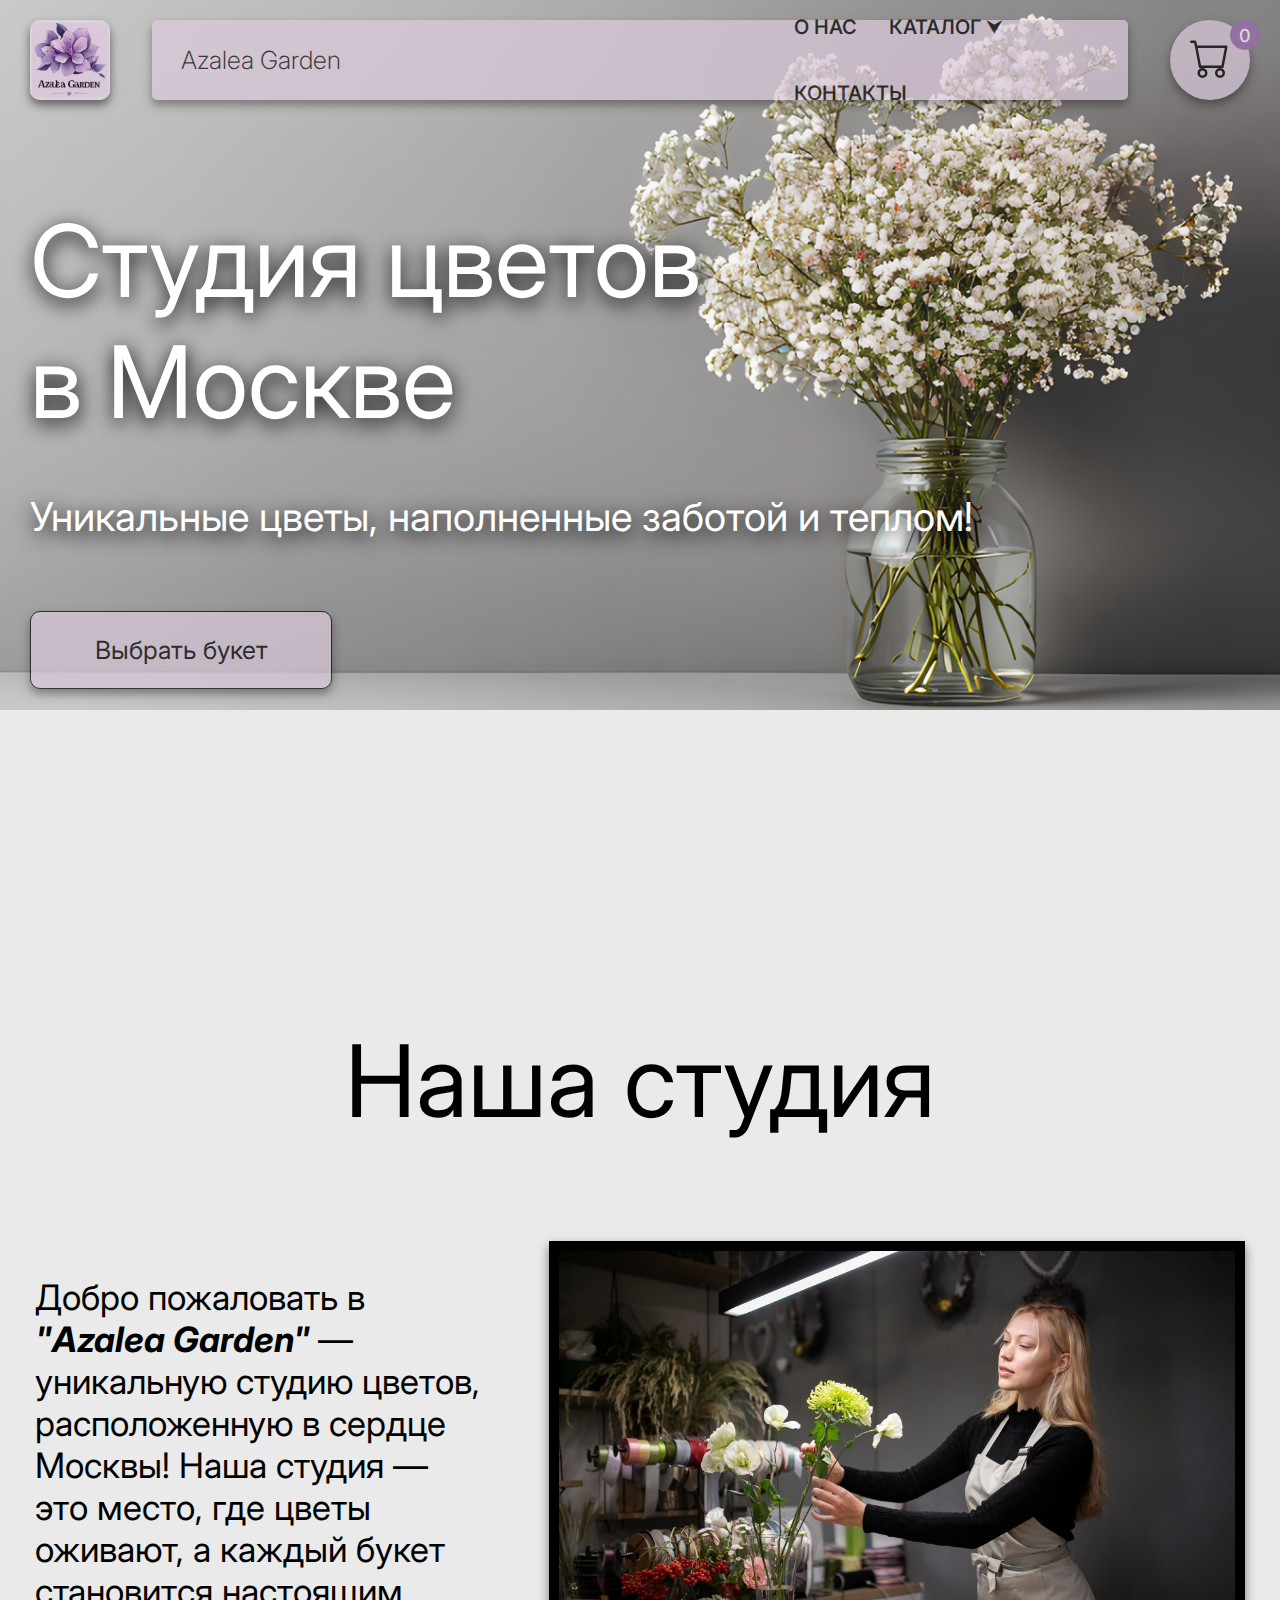
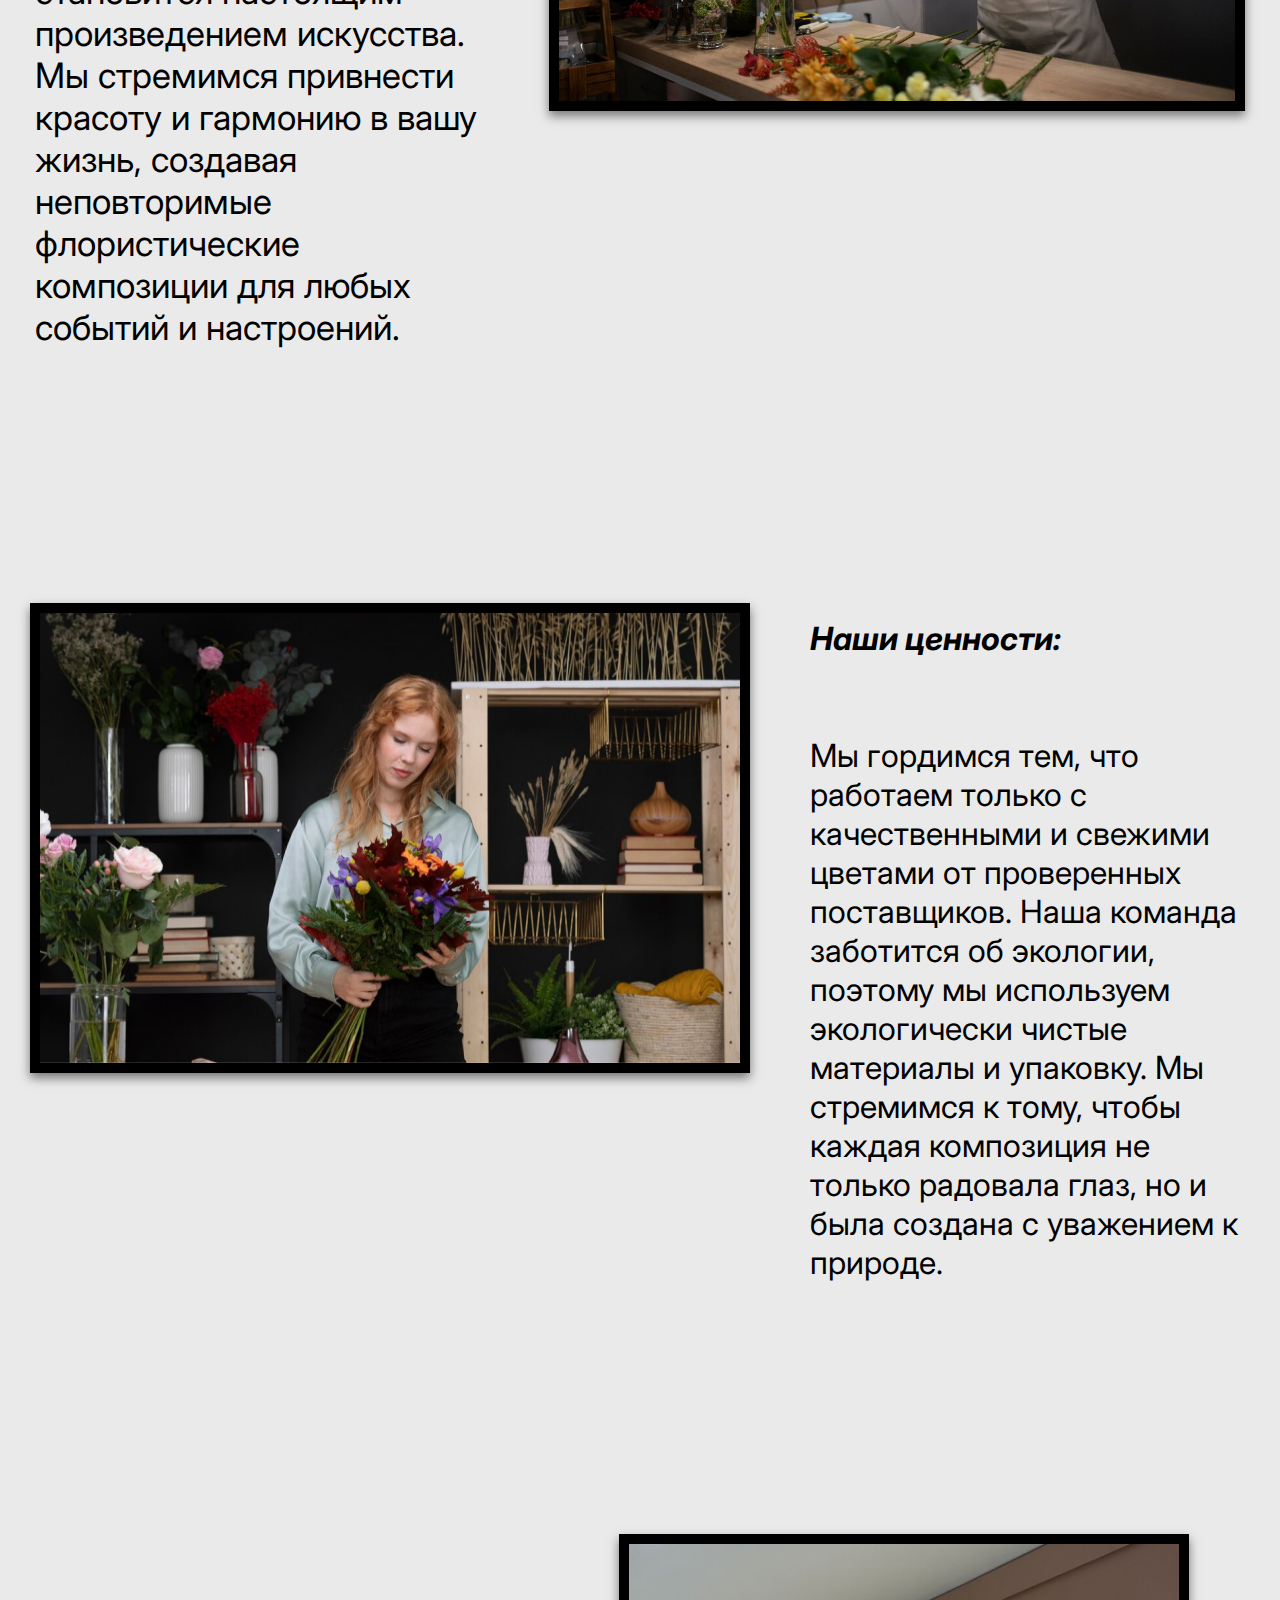
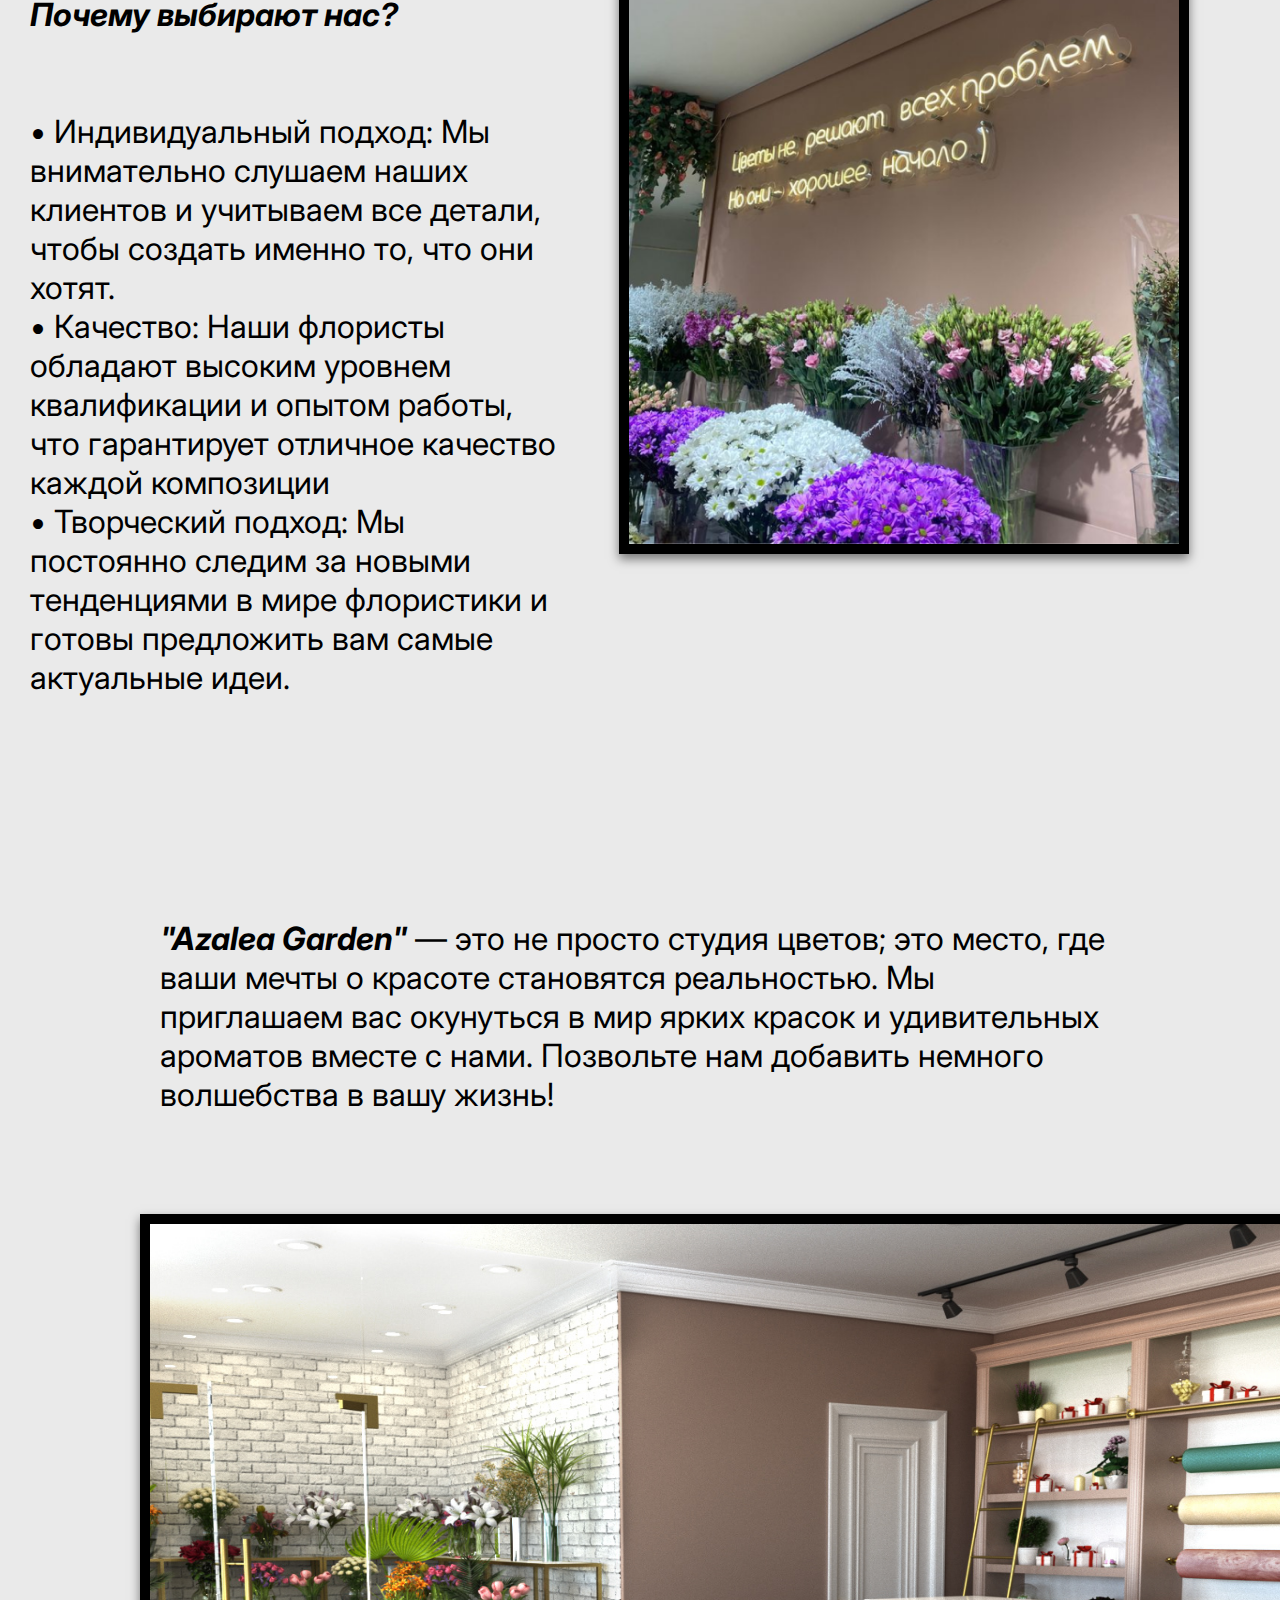
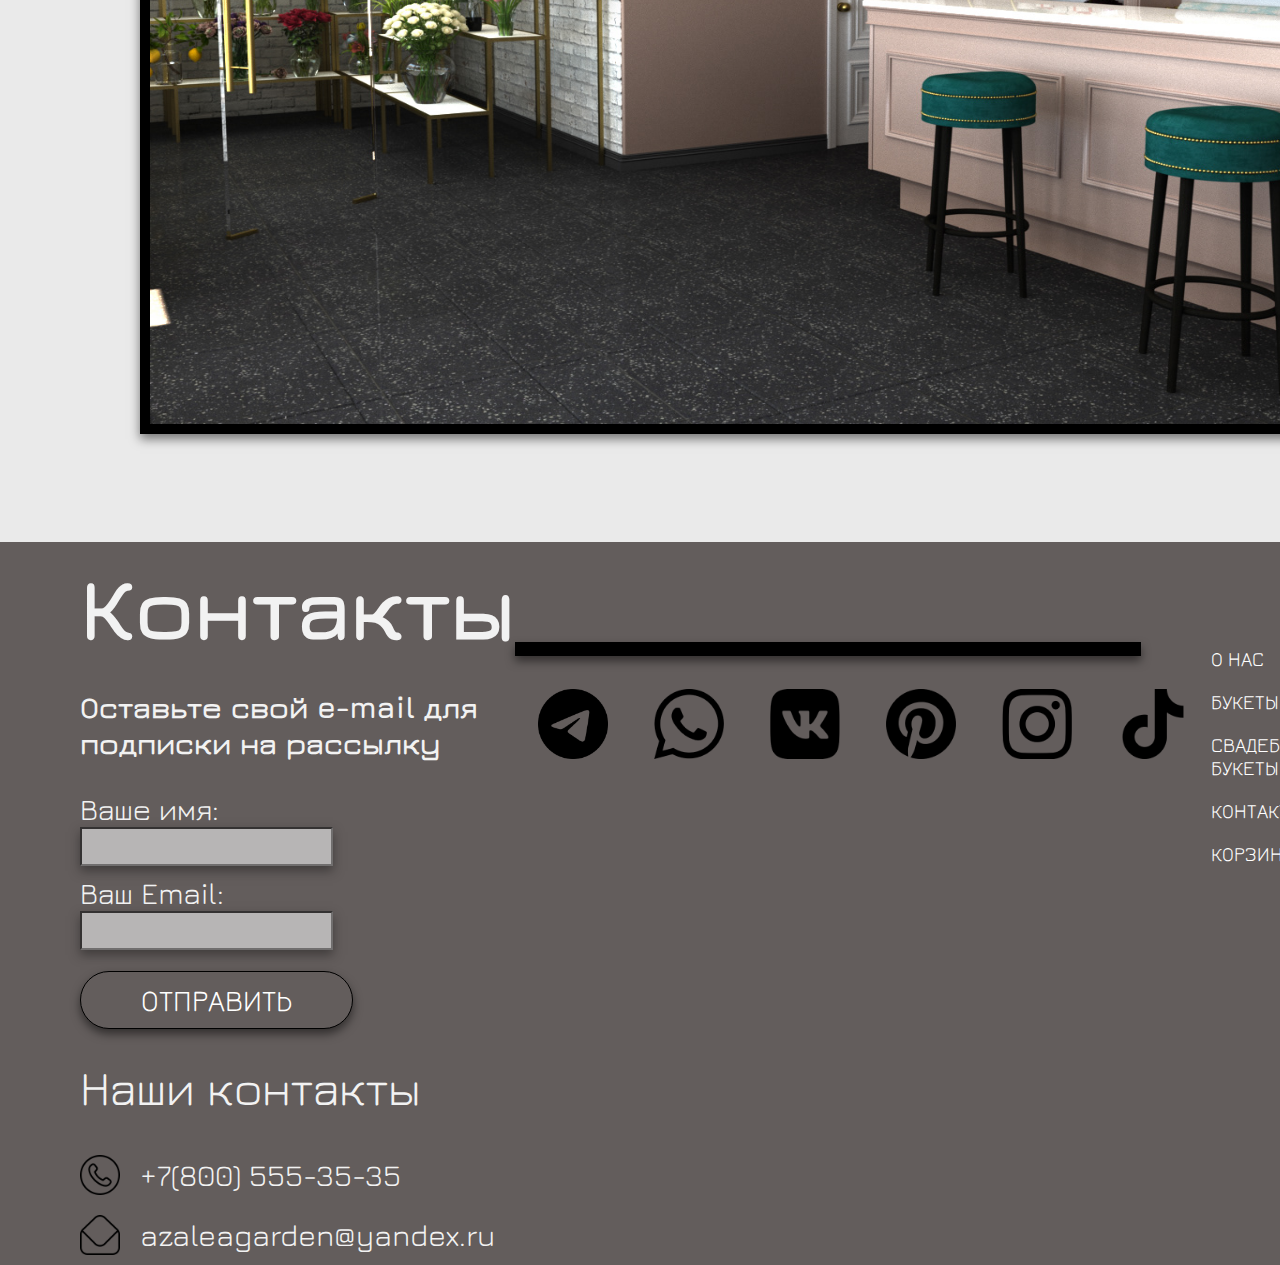
<file: index.html>
<!DOCTYPE html>
<html lang="ru">
<head>
    <meta charset="UTF-8">
    <meta name="viewport" content="width=1440px, initial-scale=0.28">
    <title>azaleagarden</title>
    <link rel="stylesheet" href="style.css">
    <link rel="preconnect" href="https://fonts.googleapis.com">
    <link rel="preconnect" href="https://fonts.gstatic.com" crossorigin>
    <link href="https://fonts.googleapis.com/css2?family=Inter:ital,opsz,wght@0,14..32,100..900;1,14..32,100..900&family=Jura:wght@300..700&display=swap" rel="stylesheet">
    
</head>
<body>
    <header>
        <div class="header-aside">
            <img src="images/logo.png" alt="logo" class="img-logo">
            <nav id='menu'>
                <p class="logo-name">Azalea Garden</p>
                <ul>
                <li><a href=#main>О НАС</a></li>
                <li><a href='flower.html' class='dropdown-arrow'>КАТАЛОГ</a>
                    <ul class='sub-menus'>
                    <li><a href="flower.html" class="sub-menus-name">букеты</a></li>
                    <li><a href='weddingflo.html' class="sub-menus-name">свадебные букеты</a></li>
                    </ul>
                </li>
                <li><a href=#footer>КОНТАКТЫ</a></li>
                </ul>
            </nav>
            <div class="cart-img">
                <a href='cart.html'><img src="images/cart.svg" alt="корзина" class="imgcart"></a>
                <div class="cart__num" id="cart_num">0</div> 
            </div>
        </div>
        <div class="header_text">
            <p class="text_header_std">Студия цветов <br> в Москве</p>
            <p class="text_header_flo">Уникальные цветы, наполненные заботой и теплом!</p>
        </div>
        <div class="header_button">
            <p ><a href='flower.html' class="text_button" >Выбрать букет</a></p>
        </div>
    </header>

    <main id="main">
        <p class="text-studio-zag">Наша студия</p>

        <div class="text-studio-one"> 
            <p class="text-studio-onetext">Добро пожаловать в <b><i>"Azalea Garden" </i></b>— уникальную студию цветов,  расположенную в сердце Москвы! Наша студия — это место, где  цветы оживают, а каждый букет становится настоящим произведением искусства.   Мы стремимся привнести красоту и гармонию в вашу жизнь, создавая неповторимые флористические композиции   для любых событий и настроений.
            </p>
            <img src="images/create_std.jpg" alt="girlcreateflower" class="girlcreateflower">
        </div>
        
        <div class="text-studio-two"> 
            <img src="images/create-flo.png" alt="girlcreateflower" class="girlcreateflower">
            <p class="text-studio-twotext"><b><i>Наши ценности:</i></b> <br><br><br>
                Мы гордимся тем, что работаем только с качественными и свежими цветами от проверенных поставщиков. Наша команда заботится об экологии, поэтому мы используем экологически чистые материалы и упаковку. Мы стремимся к тому, чтобы каждая композиция не только радовала глаз, но и была создана с уважением к природе.
            </p>
        </div>

        <div class="text-studio-three">
            <p class="text-studio-onetext three"><b><i>Почему выбирают нас?</i></b> <br><br><br>
               • Индивидуальный подход: Мы внимательно слушаем наших клиентов и учитываем все детали, чтобы создать именно то, что они хотят. <br>
                • Качество: Наши флористы обладают высоким уровнем квалификации и опытом работы, что гарантирует отличное качество каждой композиции <br>
                • Творческий подход: Мы постоянно следим за новыми тенденциями в мире флористики и готовы предложить вам самые актуальные идеи.
            </p>
            <img src="images/flo-flo.png" alt="flower" class="createflower" >
        </div>
        <div class="azalea-center">
            <p class="azalea-center"> <b><i>"Azalea Garden"</i></b> — это не просто студия цветов; это место, где ваши мечты о красоте становятся реальностью. Мы приглашаем вас окунуться в мир ярких красок и удивительных ароматов вместе с нами. Позвольте нам добавить немного волшебства в вашу жизнь!</p>
            <img src="images/flower-studio.jpg" alt="studio" class="studio">
        </div>
    </main>

    

    <footer id="footer">
        <div class="contacts">
        <p class="contact"><b>Контакты</b></p>
        <p><b>Оставьте свой e-mail для <br>
            подписки на рассылку</b></p>
            <form id="subscribe-form" onsubmit="subscribe(event)">
                <label for="name">Ваше имя:</label>
                <input type="text" id="name" required>
    
                <label for="email" class="email">Ваш Email:</label>
                <input type="email" id="email" required>
                
                <button type="submit" class="submit">ОТПРАВИТЬ</button>
            </form>
            <p id="message" class="hidden"></p> 
            <p class="cont">Наши контакты</p>
            <div class="numpoch">
                <div class="numberblock"><img src="images/number.png" alt="num" class="number poch"><p>+7(800) 555-35-35</p></div>
                <div class="numberblock"><img src="images/pochta.png" alt="pochta" class="number poch"><p>azaleagarden@yandex.ru</p></div>
            </div> 
        </div>
        
        <div class="carta-scr">
            <div class="carta"><script type="text/javascript" charset="utf-8" async src="https://api-maps.yandex.ru/services/constructor/1.0/js/?um=constructor%3Aab1f320cf398eb80c0e6d9ead2b64b7ae055a0d5fe0ad5d77120c5f28d4021ac&amp;width=700&amp;height=500&amp;lang=ru_RU&amp;scroll=true"></script></div>
            <div class="socialnetwork">
                <a href="https://t.me/fvxedtleia"><img src="images/telegram.png" alt="телеграм" class="size"></a>
                <a href="https://wa.me/89659422558?text="><img src="images/whatsapp.png" alt="ватцап" class="size"></a>
                <a href="https://vk.com/fvxedtleia"><img src="images/vk.png" alt="вк" class="size"></a>
                <a href="https://ru.pinterest.com"><img src="images/pinterest.png" alt="пинтерест" class="size"></a>
                <a href=""><img src="images/insta.png" alt="инстаграм" class="size"></a>
                <a href=""><img src="images/tiktok.png" alt="тикток" class="size"></a>
            </div>
        </div> 
        <div class="navbar">
            <a href="#main"><p>О НАС</p></a>
            <a href="flower.html"><p>БУКЕТЫ</p></a>
            <a href="weddingflo.html"><p>СВАДЕБНЫЕ БУКЕТЫ</p></a>
            <a href="#footer"><p>КОНТАКТЫ</p></a>
            <a href="cart.html"><p>КОРЗИНА</p></a>
        </div>   
    </footer>

    <script src="js/script.js"></script>
</body>
</html>
</file>
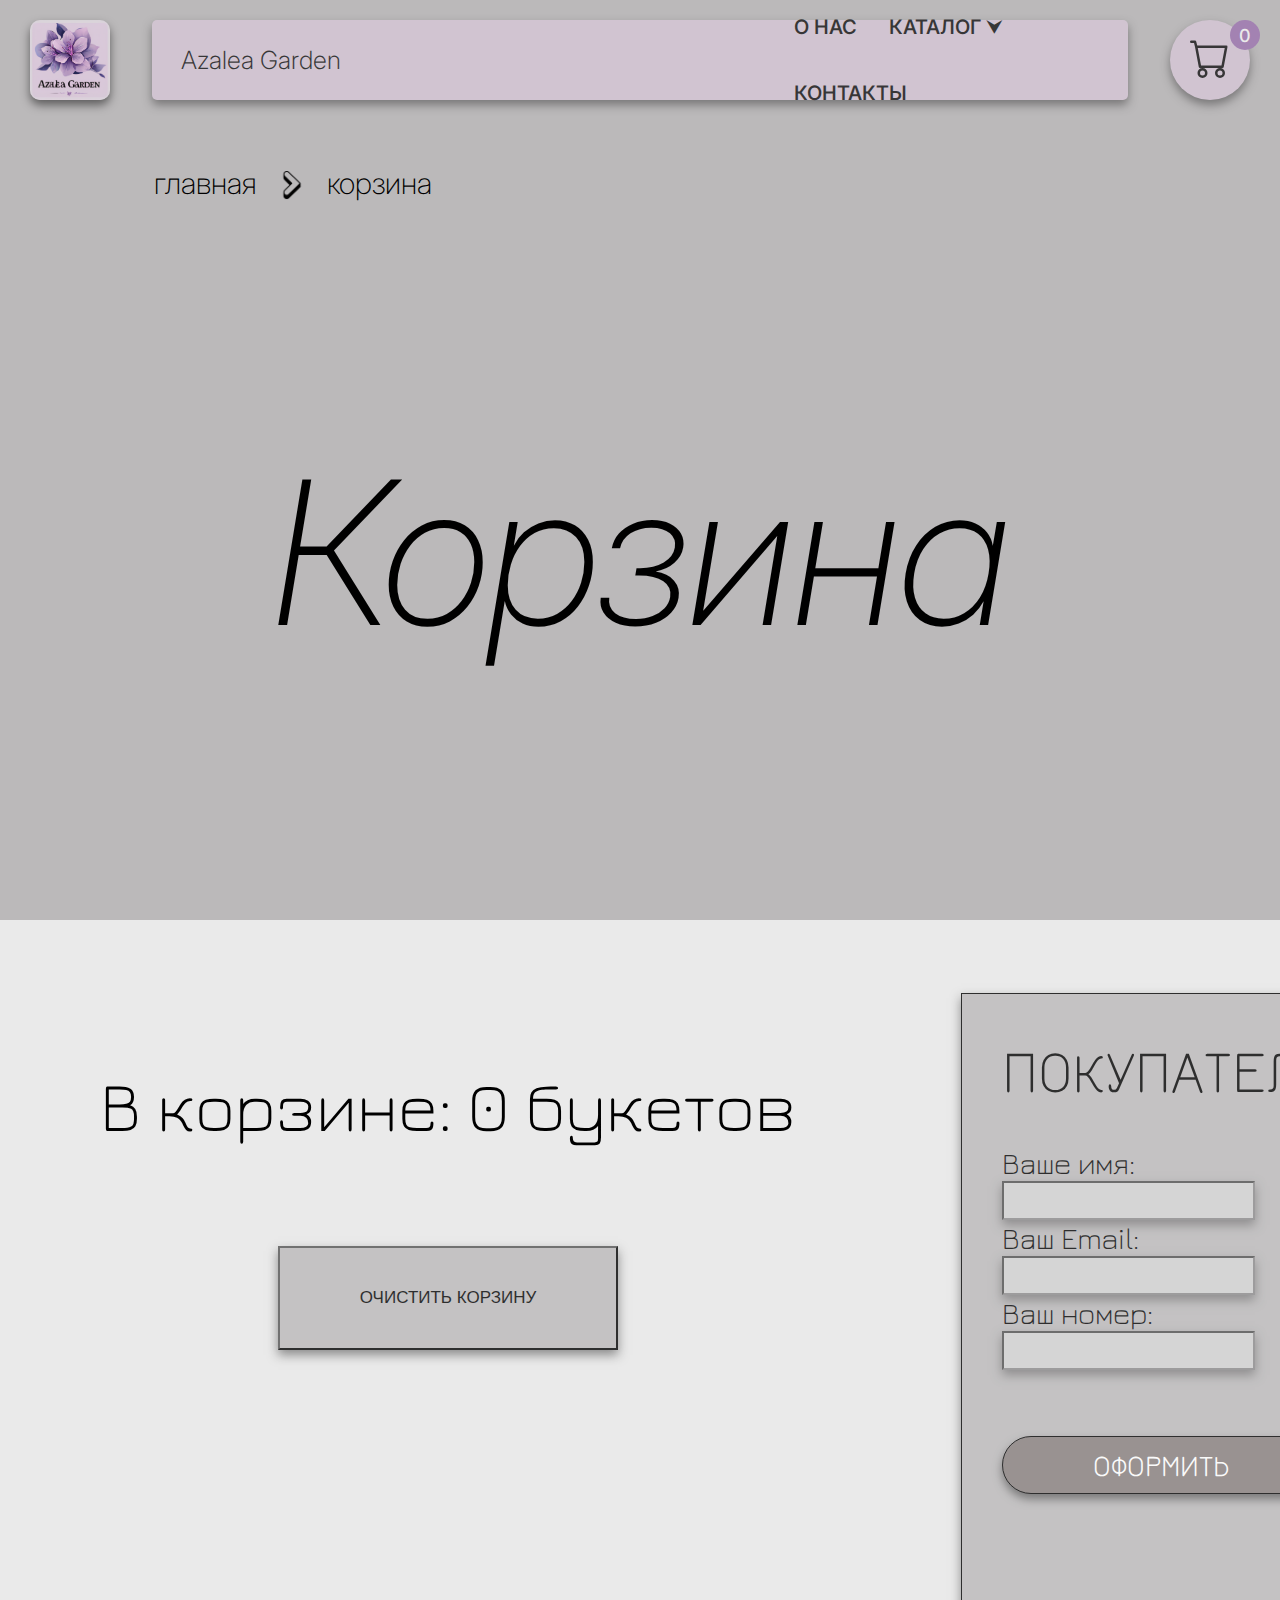
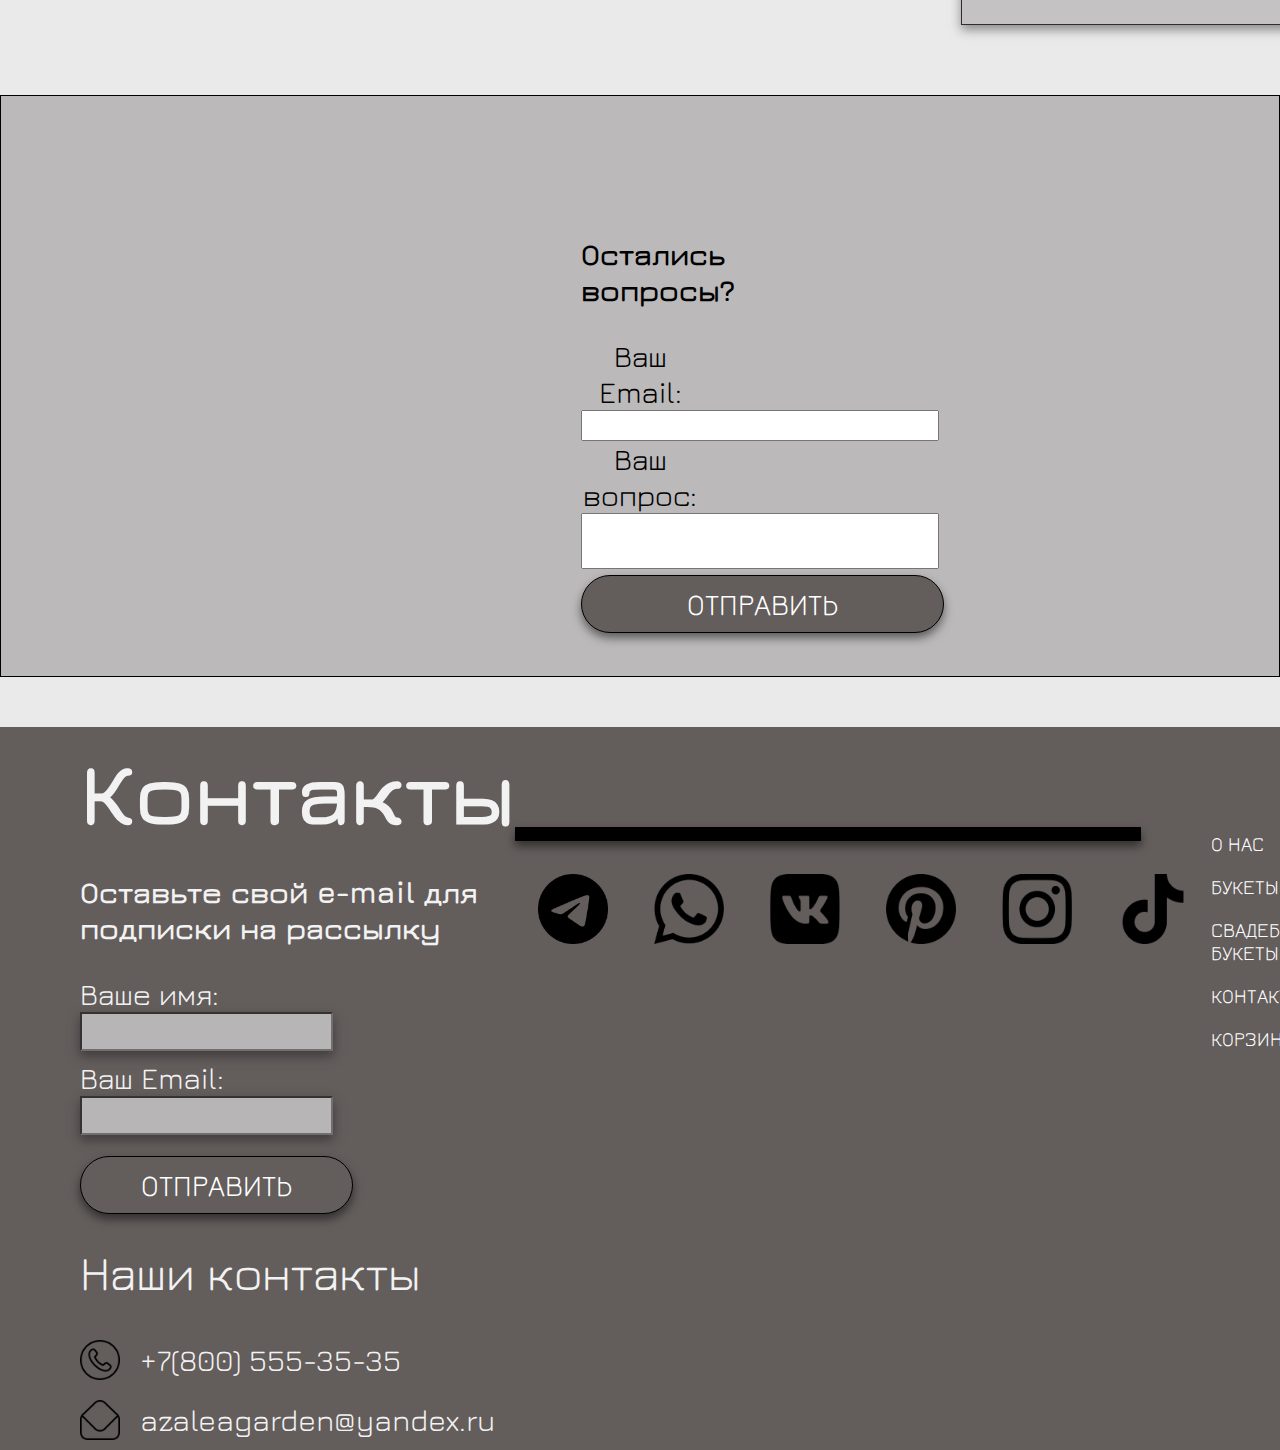
<file: cart.html>
<!DOCTYPE html>
<html lang="ru">
<head>
    <meta charset="UTF-8">
    <meta name="viewport" content="width=1440px, initial-scale=0.28">
    <title>cart</title>
    <link rel="stylesheet" href="style.css">
    <link rel="preconnect" href="https://fonts.googleapis.com">
    <link rel="preconnect" href="https://fonts.gstatic.com" crossorigin>
    <link href="https://fonts.googleapis.com/css2?family=Inter:ital,opsz,wght@0,14..32,100..900;1,14..32,100..900&family=Jura:wght@300..700&display=swap" rel="stylesheet">
</head>
<body>
    <div class="header-flo">
        <div class="header-aside">
            <img src="images/logo.png" alt="logo" class="img-logo">
            <nav id='menu'>
                <p class="logo-name">Azalea Garden</p>
                <ul>
                <li><a href="index.html">О НАС</a></li>
                <li><a href='flower.html' class='dropdown-arrow'>КАТАЛОГ</a>
                    <ul class='sub-menus'>
                    <li><a href="flower.html" class="sub-menus-name">букеты</a></li>
                    <li><a href='weddingflo.html' class="sub-menus-name">свадебные букеты</a></li>
                    </ul>
                </li>
                <li><a href=#footer>КОНТАКТЫ</a></li>
                </ul>
            </nav>
            <div class="cart-img">
                <a href='cart.html'><img src="images/cart.svg" alt="корзина" class="imgcart"></a>
                <div class="cart__num" id="cart_num">0</div>
            </div>
        </div>
        <div class="header-flo-text">
            <a href='index.html' class="kat-flo"><p>главная</p></a>
            <img src="images/strelka.png" alt="strelka" class="strelka">
            <a href=#cart class="kat-flo"><p>корзина</p></a>
        </div>
        <div class="header-flo-buq">
            <p>Корзина</p>
        </div>


        <div class="basket">
            <div id="cart" class="cart">
                <div id="cart_display"></div> 
                <p class="in-cart" id="cart_nums"></p>
                <button id="clear_cart" onclick="clearCart()">ОЧИСТИТЬ КОРЗИНУ</button>
            </div>
            <div class="forma">
                <h1 class="forma-text">ПОКУПАТЕЛЬ</h1>
                <form id="order-form"  class="clients">
                    <label for="name-cart">Ваше имя:</label>
                    <input type="text" id="name-cart" required>
        
                    <label for="email-cart" class="emaill">Ваш Email:</label>
                    <input type="email" id="email-cart" required>

                    <label for="tel" class="tel">Ваш номер:</label>
                    <input type="tel" id="tel" required>
                    
                    <button type="submit" onclick="clearCart()" class="submit-cart" >ОФОРМИТЬ</button>
                </form>
                <p id="messg" class="hidd"></p> 
            </div>
        </div>

        <div class="questions">
            <p><b>Остались вопросы?</b></p>
                <form id="que-form" onsubmit="que(event)">
                
                    <label for="email-que" class="email-que">Ваш Email:</label>
                    <input type="email" id="email-que" required>

                    <label for="question">Ваш вопрос:</label>
                    <input type="text" id="question" required>
        
                    
                    <button type="submit" class="submit-que">ОТПРАВИТЬ</button>
                </form>
                <p id="messag" class="hiddenn"></p> 
        </div>

        <footer id="footer">
            <div class="contacts">
            <p class="contact"><b>Контакты</b></p>
            <p><b>Оставьте свой e-mail для <br>
                подписки на рассылку</b></p>
                <form id="subscribe-form" onsubmit="subscribe(event)">
                    <label for="name">Ваше имя:</label>
                    <input type="text" id="name" required>
        
                    <label for="email" class="email">Ваш Email:</label>
                    <input type="email" id="email" required>
                    
                    <button type="submit" class="submit">ОТПРАВИТЬ</button>
                </form>
                <p id="message" class="hidden"></p> 
                <p class="cont">Наши контакты</p>
                <div class="numpoch">
                    <div class="numberblock"><img src="images/number.png" alt="num" class="number poch"><p>+7(800) 555-35-35</p></div>
                    <div class="numberblock"><img src="images/pochta.png" alt="pochta" class="number poch"><p>azaleagarden@yandex.ru</p></div>
                </div> 
            </div>
            
            <div class="carta-scr">
                <div class="carta"><script type="text/javascript" charset="utf-8" async src="https://api-maps.yandex.ru/services/constructor/1.0/js/?um=constructor%3Aab1f320cf398eb80c0e6d9ead2b64b7ae055a0d5fe0ad5d77120c5f28d4021ac&amp;width=700&amp;height=500&amp;lang=ru_RU&amp;scroll=true"></script></div>
                <div class="socialnetwork">
                    <a href="https://t.me/fvxedtleia"><img src="images/telegram.png" alt="телеграм" class="size"></a>
                    <a href="https://wa.me/89659422558?text="><img src="images/whatsapp.png" alt="ватцап" class="size"></a>
                    <a href="https://vk.com/fvxedtleia"><img src="images/vk.png" alt="вк" class="size"></a>
                    <a href="https://ru.pinterest.com"><img src="images/pinterest.png" alt="пинтерест" class="size"></a>
                    <a href=""><img src="images/insta.png" alt="инстаграм" class="size"></a>
                    <a href=""><img src="images/tiktok.png" alt="тикток" class="size"></a>
                </div>
            </div>   
            <div class="navbar">
                <a href="index.html"><p>О НАС</p></a>
                <a href="flower.html"><p>БУКЕТЫ</p></a>
                <a href="weddingflo.html"><p>СВАДЕБНЫЕ БУКЕТЫ</p></a>
                <a href="#footer"><p>КОНТАКТЫ</p></a>
                <a href="cart.html"><p>КОРЗИНА</p></a>
            </div>  
        </footer>
        
    </div>

    <script src="js/scripts.js"></script>
</body>
</html>
</file>
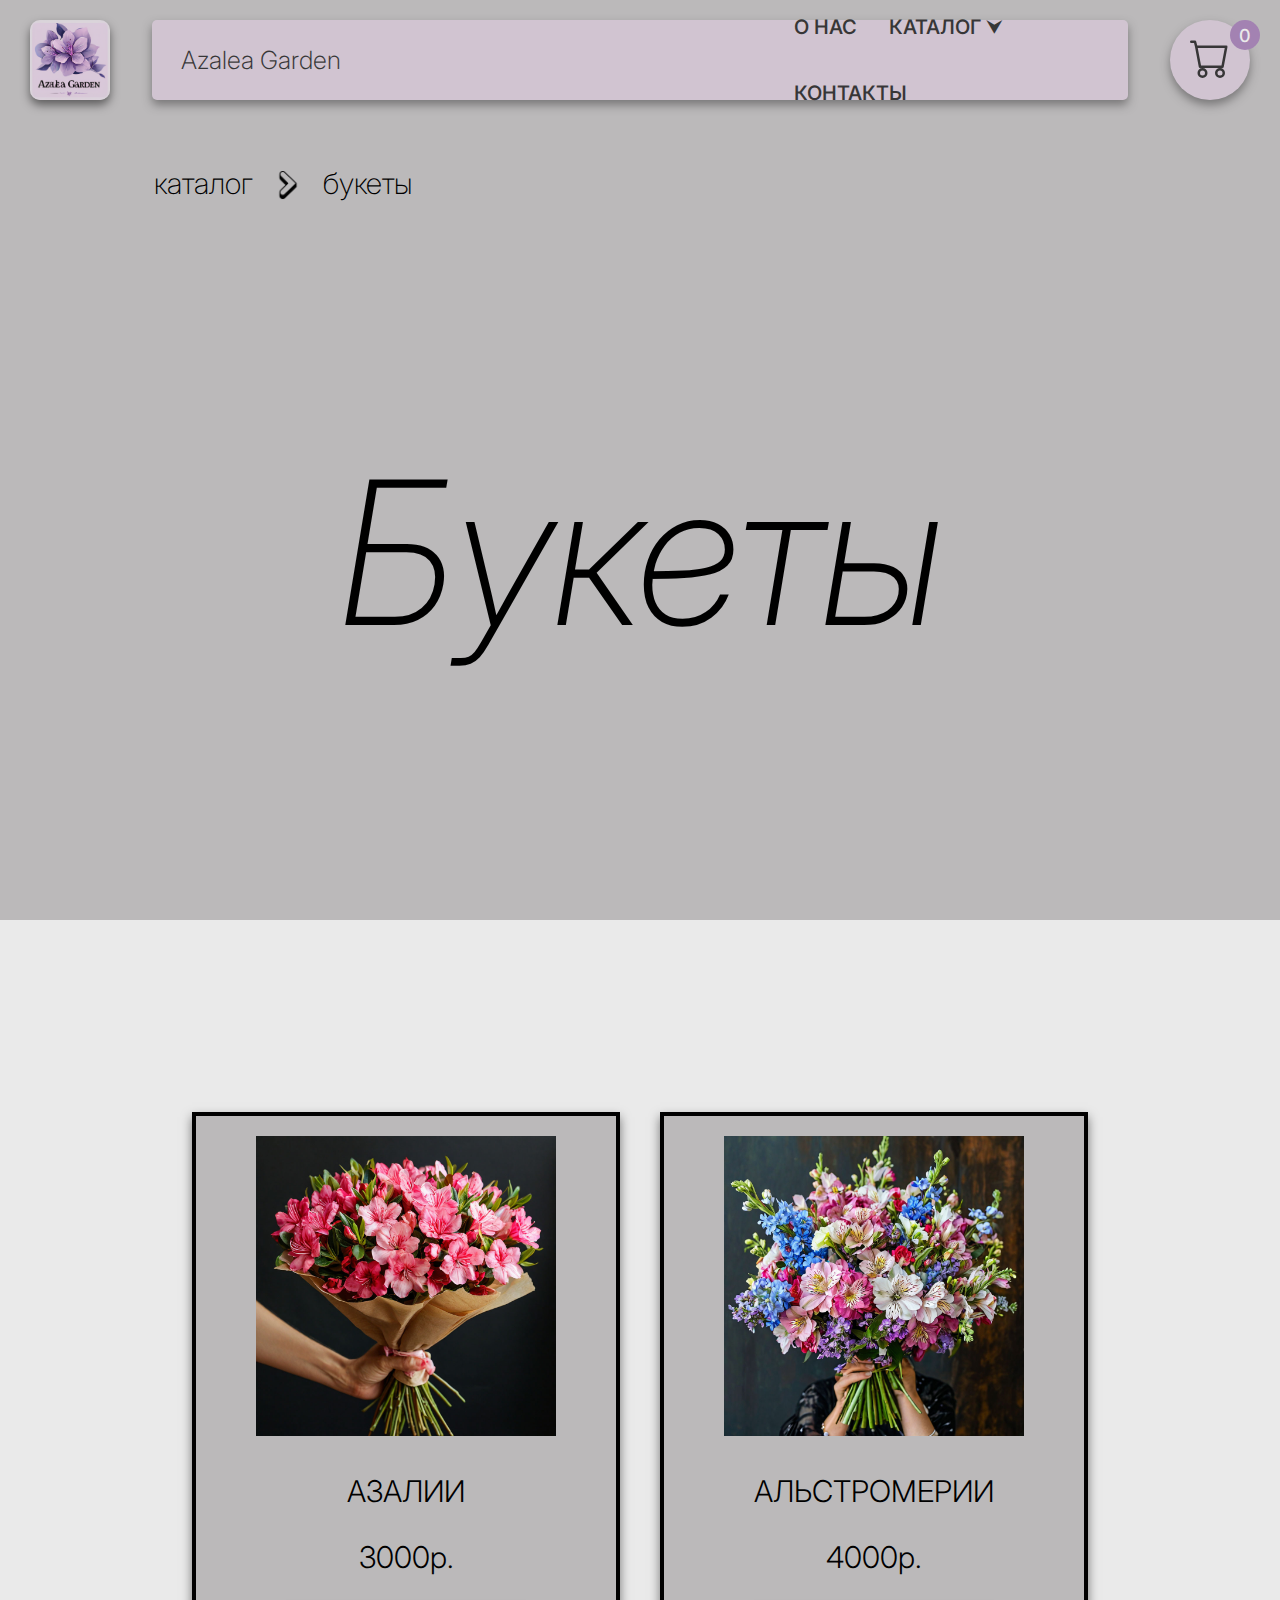
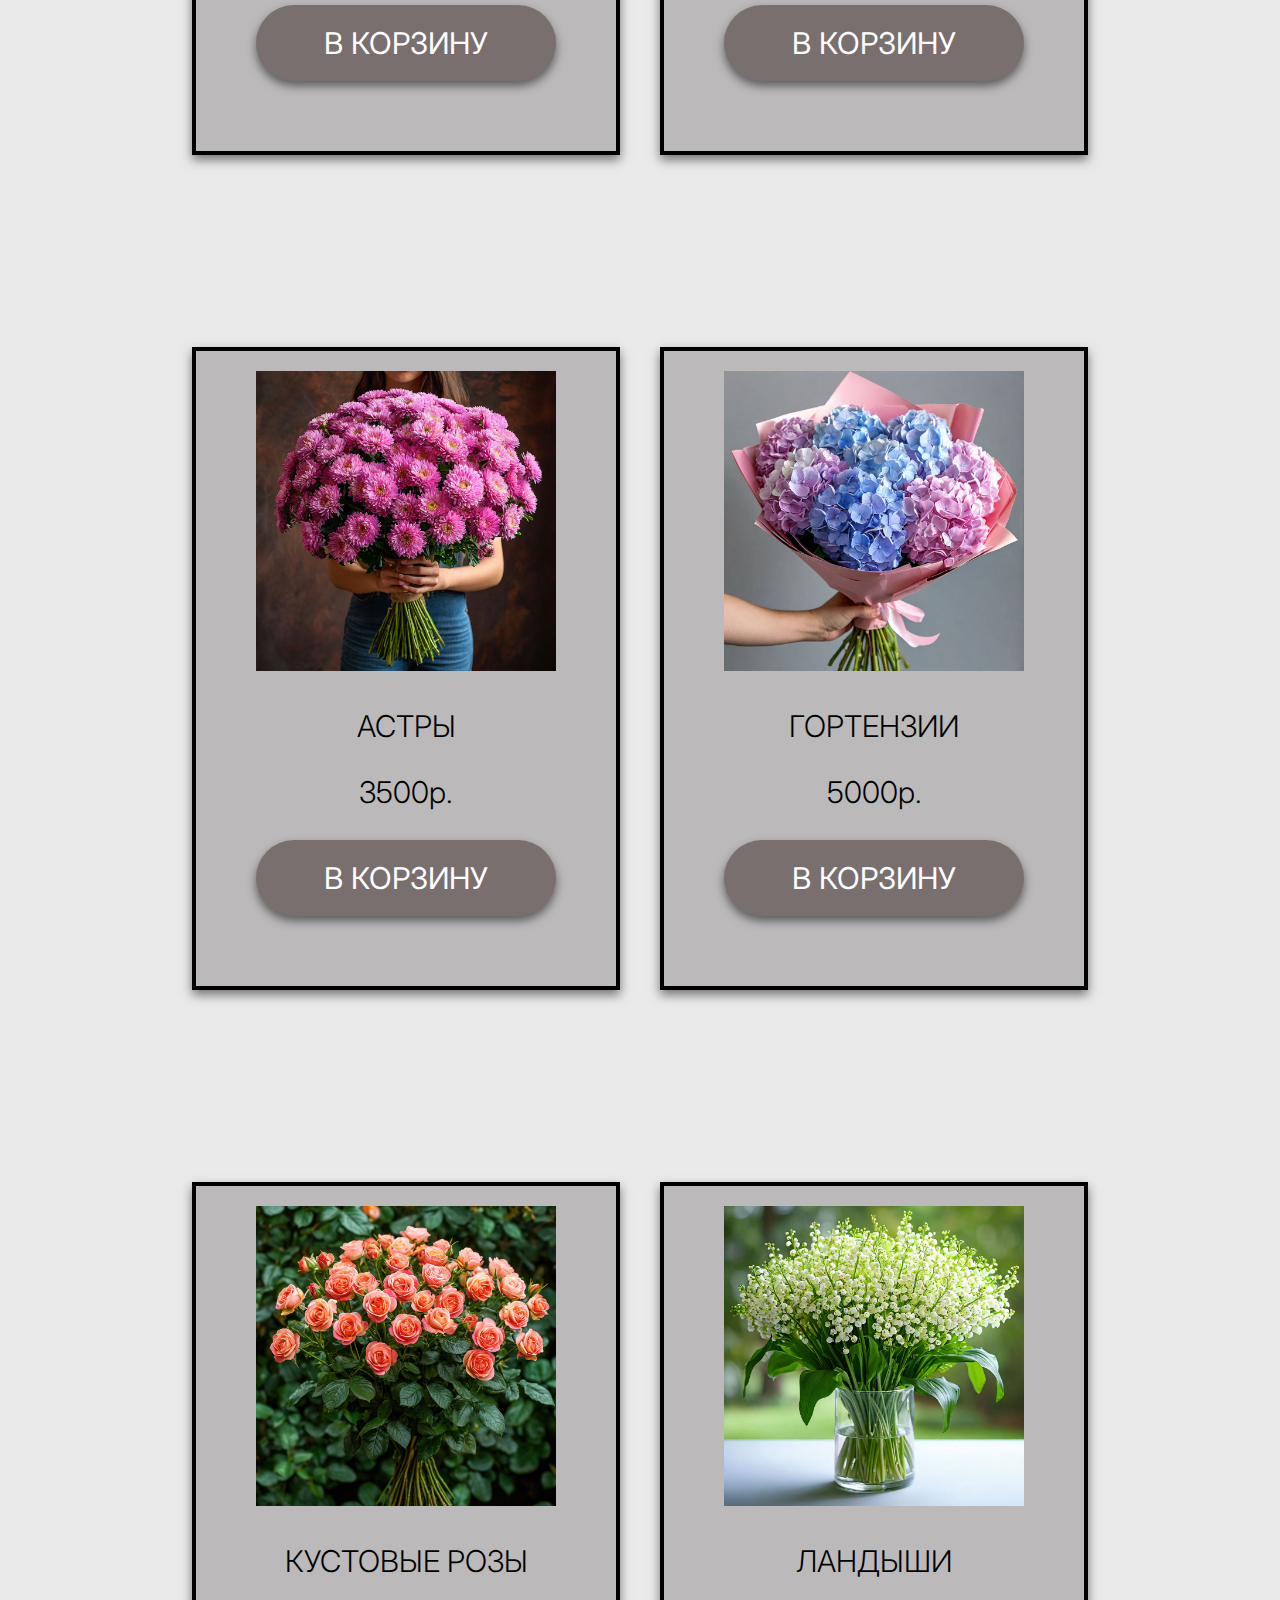
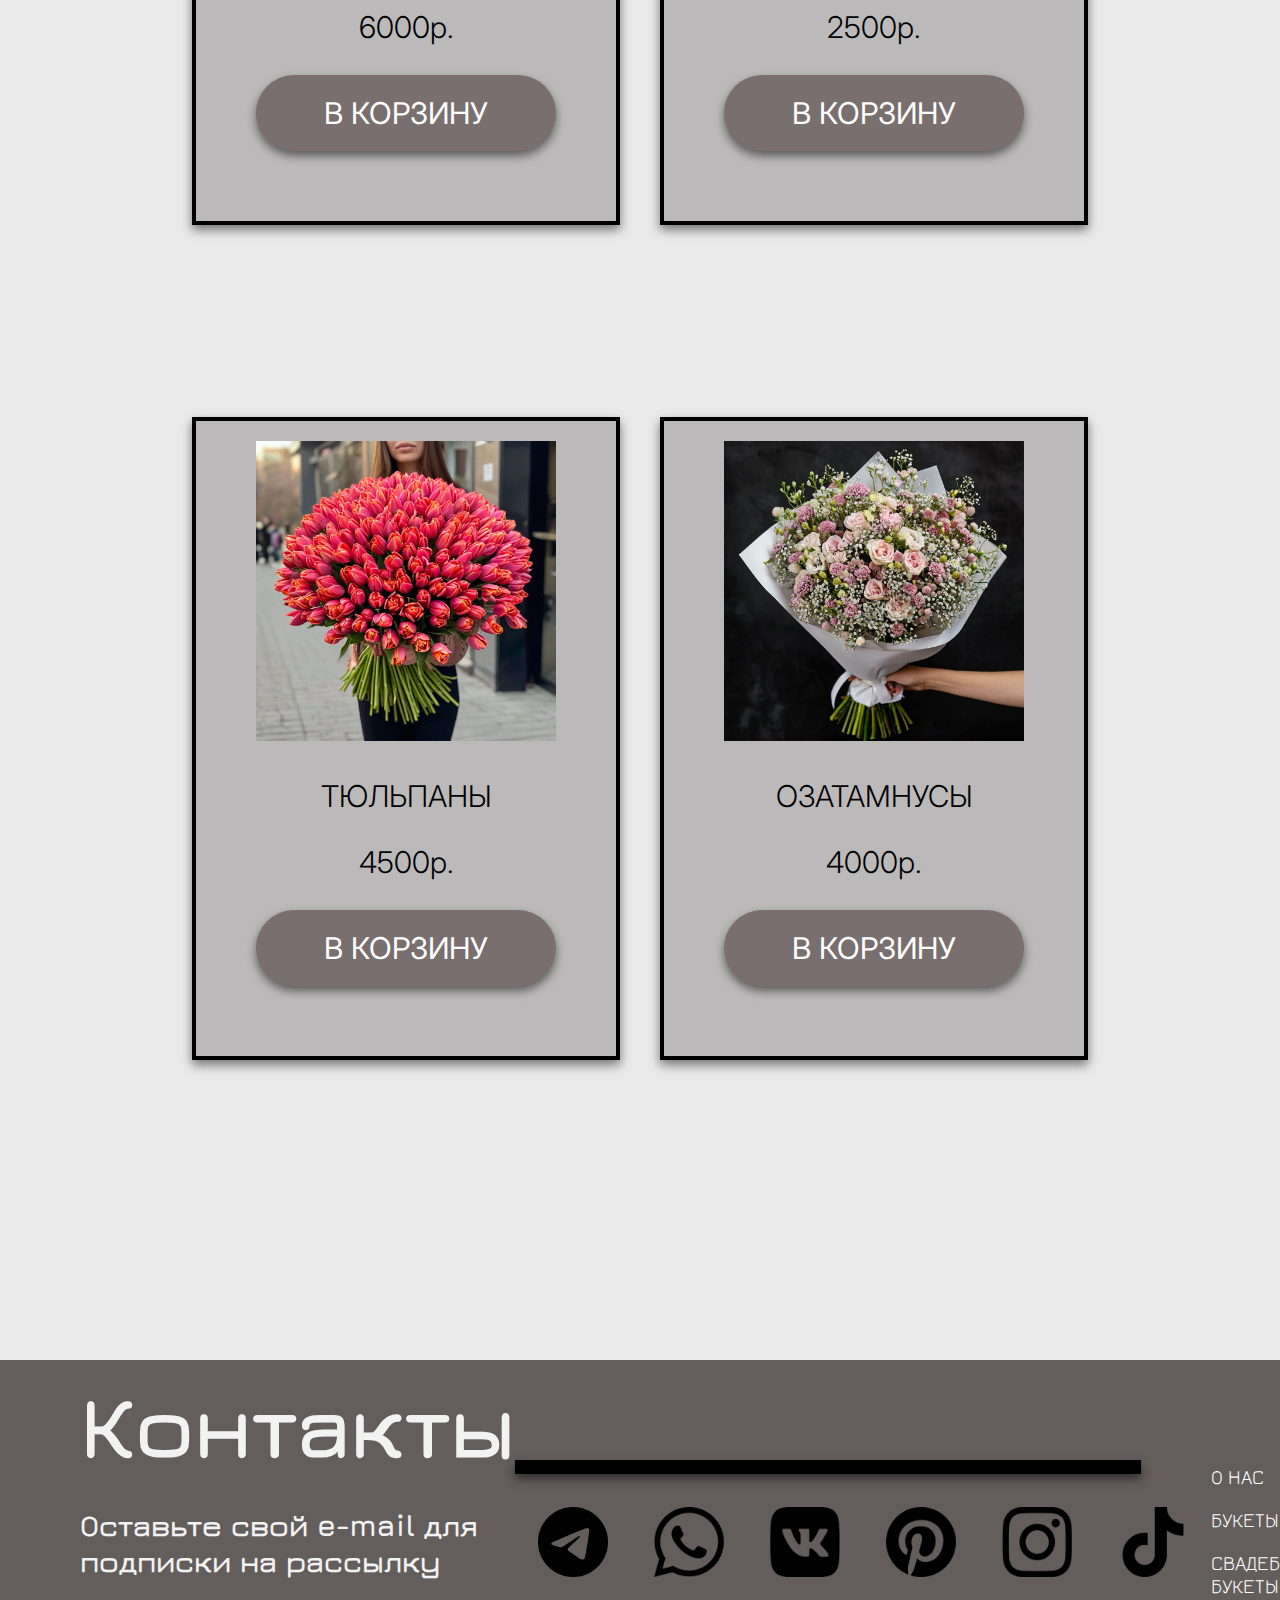
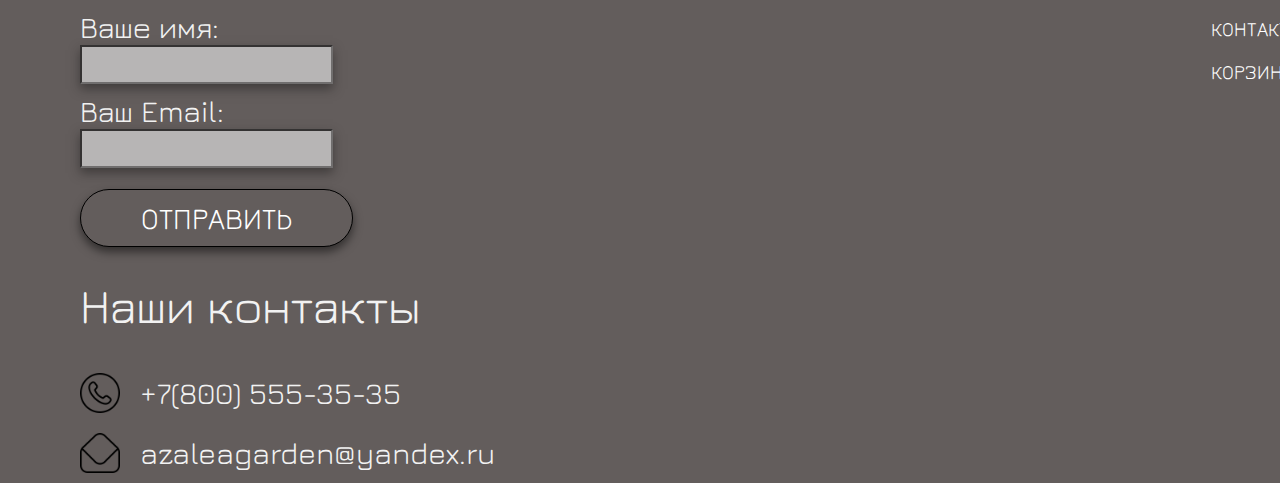
<file: flower.html>
<!DOCTYPE html>
<html lang="ru">
<head>
    <meta charset="UTF-8">
    <meta name="viewport" content="width=1440px, initial-scale=0.28">
    <title>flower</title>
    <link rel="stylesheet" href="style.css">
    <link rel="preconnect" href="https://fonts.googleapis.com">
    <link rel="preconnect" href="https://fonts.gstatic.com" crossorigin>
    <link href="https://fonts.googleapis.com/css2?family=Inter:ital,opsz,wght@0,14..32,100..900;1,14..32,100..900&family=Jura:wght@300..700&display=swap" rel="stylesheet">
</head>
<body>
    <div class="header-flo">
        <div class="header-aside">
            <img src="images/logo.png" alt="logo" class="img-logo">
            <nav id='menu'>
                <p class="logo-name">Azalea Garden</p>
                <ul>
                <li><a href="index.html">О НАС</a></li>
                <li><a href='flower.html' class='dropdown-arrow'>КАТАЛОГ</a>
                    <ul class='sub-menus'>
                    <li><a href="flower.html" class="sub-menus-name">букеты</a></li>
                    <li><a href='weddingflo.html' class="sub-menus-name">свадебные букеты</a></li>
                    </ul>
                </li>
                <li><a href=#footer>КОНТАКТЫ</a></li>
                </ul>
            </nav>
            <div class="cart-img">
                <a href='cart.html'><img src="images/cart.svg" alt="корзина" class="imgcart"></a>
                <div class="cart__num" id="cart_num">0</div>
            </div>
        </div>
        <div class="header-flo-text">
            <a href='index.html' class="kat-flo"><p>каталог</p></a>
            <img src="images/strelka.png" alt="strelka" class="strelka">
            <a href=#catalog  class="kat-flo"><p>букеты</p></a>
        </div>
        <div class="header-flo-buq">
            <p>Букеты</p>
        </div>
    </div>
    <div class="catalog" id="catalog">
        <div class="catalog-flex">
            <div class="catalog-flo">
                <img src="images/azalea.jpg" alt="azalea" class="flowers">
                <p>АЗАЛИИ</p> 
                <p>3000р.</p>
                <p class="button-flo" onclick="addToCart('Азалии, цена: 3000руб')">В КОРЗИНУ</p>
            </div>
            <div class="catalog-flo">
                <img src="images/alstr.jpg" alt="alstromerii" class="flowers">
                <p>АЛЬСТРОМЕРИИ</p> 
                <p>4000р.</p>
                <p class="button-flo" onclick="addToCart('Альстромерии, цена: 4000руб')">В КОРЗИНУ</p>
            
            </div>
        </div>

        <div class="catalog-flex">
            <div class="catalog-flo">
                <img src="images/astr.jpg" alt="astri" class="flowers">
                <p>АСТРЫ</p> 
                <p>3500р.</p>
                <p class="button-flo" onclick="addToCart('Астры, цена: 3500руб')">В КОРЗИНУ</p>
            </div>
            <div class="catalog-flo">
                <img src="images/gorten.jpg" alt="gortenzii" class="flowers">
                <p>ГОРТЕНЗИИ</p> 
                <p>5000р.</p>
                <p class="button-flo" onclick="addToCart('Гортензии, цена: 5000руб')">В КОРЗИНУ</p>
            </div>
        </div>

        <div class="catalog-flex">
            <div class="catalog-flo">
                <img src="images/roze.jpg" alt="roze" class="flowers">
                <p>КУСТОВЫЕ РОЗЫ</p> 
                <p>6000р.</p>
                <p class="button-flo" onclick="addToCart('Кустовые розы, цена: 6000руб')">В КОРЗИНУ</p>
            </div>
            <div class="catalog-flo">
                <img src="images/ladish.jpg" alt="landishi" class="flowers">
                <p>ЛАНДЫШИ</p> 
                <p>2500р.</p>
                <p class="button-flo" onclick="addToCart('Ландыши, цена: 2500руб')">В КОРЗИНУ</p>
            </div>
        </div>

        <div class="catalog-flex margn">
            <div class="catalog-flo">
                <img src="images/tulpani.jpg" alt="tulpani" class="flowers">
                <p>ТЮЛЬПАНЫ</p> 
                <p>4500р.</p>
                <p class="button-flo" onclick="addToCart('Тюльпаны, цена: 4500руб')">В КОРЗИНУ</p>
            </div>
            <div class="catalog-flo">
                <img src="images/ozam.jpg" alt="ozatamnus" class="flowers">
                <p>ОЗАТАМНУСЫ</p> 
                <p>4000р.</p>
                <p class="button-flo" onclick="addToCart('Озатамнусы, цена: 4000руб')">В КОРЗИНУ</p>
            </div>
        </div>
    </div>

    <footer id="footer">
        <div class="contacts">
        <p class="contact"><b>Контакты</b></p>
        <p><b>Оставьте свой e-mail для <br>
            подписки на рассылку</b></p>
            <form id="subscribe-form" onsubmit="subscribe(event)">
                <label for="name">Ваше имя:</label>
                <input type="text" id="name" required>
    
                <label for="email" class="email">Ваш Email:</label>
                <input type="email" id="email" required>
                
                <button type="submit" class="submit">ОТПРАВИТЬ</button>
            </form>
            <p id="message" class="hidden"></p> 
            <p class="cont">Наши контакты</p>
            <div class="numpoch">
                <div class="numberblock"><img src="images/number.png" alt="num" class="number poch"><p>+7(800) 555-35-35</p></div>
                <div class="numberblock"><img src="images/pochta.png" alt="pochta" class="number poch"><p>azaleagarden@yandex.ru</p></div>
            </div> 
        </div>
        
        <div class="carta-scr">
            <div class="carta"><script type="text/javascript" charset="utf-8" async src="https://api-maps.yandex.ru/services/constructor/1.0/js/?um=constructor%3Aab1f320cf398eb80c0e6d9ead2b64b7ae055a0d5fe0ad5d77120c5f28d4021ac&amp;width=700&amp;height=500&amp;lang=ru_RU&amp;scroll=true"></script></div>
            <div class="socialnetwork">
                <a href="https://t.me/fvxedtleia"><img src="images/telegram.png" alt="телеграм" class="size"></a>
                <a href="https://wa.me/89659422558?text="><img src="images/whatsapp.png" alt="ватцап" class="size"></a>
                <a href="https://vk.com/fvxedtleia"><img src="images/vk.png" alt="вк" class="size"></a>
                <a href="https://ru.pinterest.com"><img src="images/pinterest.png" alt="пинтерест" class="size"></a>
                <a href=""><img src="images/insta.png" alt="инстаграм" class="size"></a>
                <a href=""><img src="images/tiktok.png" alt="тикток" class="size"></a>
            </div>
        </div> 
        <div class="navbar">
            <a href="index.html"><p>О НАС</p></a>
            <a href="flower.html"><p>БУКЕТЫ</p></a>
            <a href="weddingflo.html"><p>СВАДЕБНЫЕ БУКЕТЫ</p></a>
            <a href="#footer"><p>КОНТАКТЫ</p></a>
            <a href="cart.html"><p>КОРЗИНА</p></a>
        </div>     
    </footer>
    <script src="js/script.js"></script>
</body>
</html>
</file>
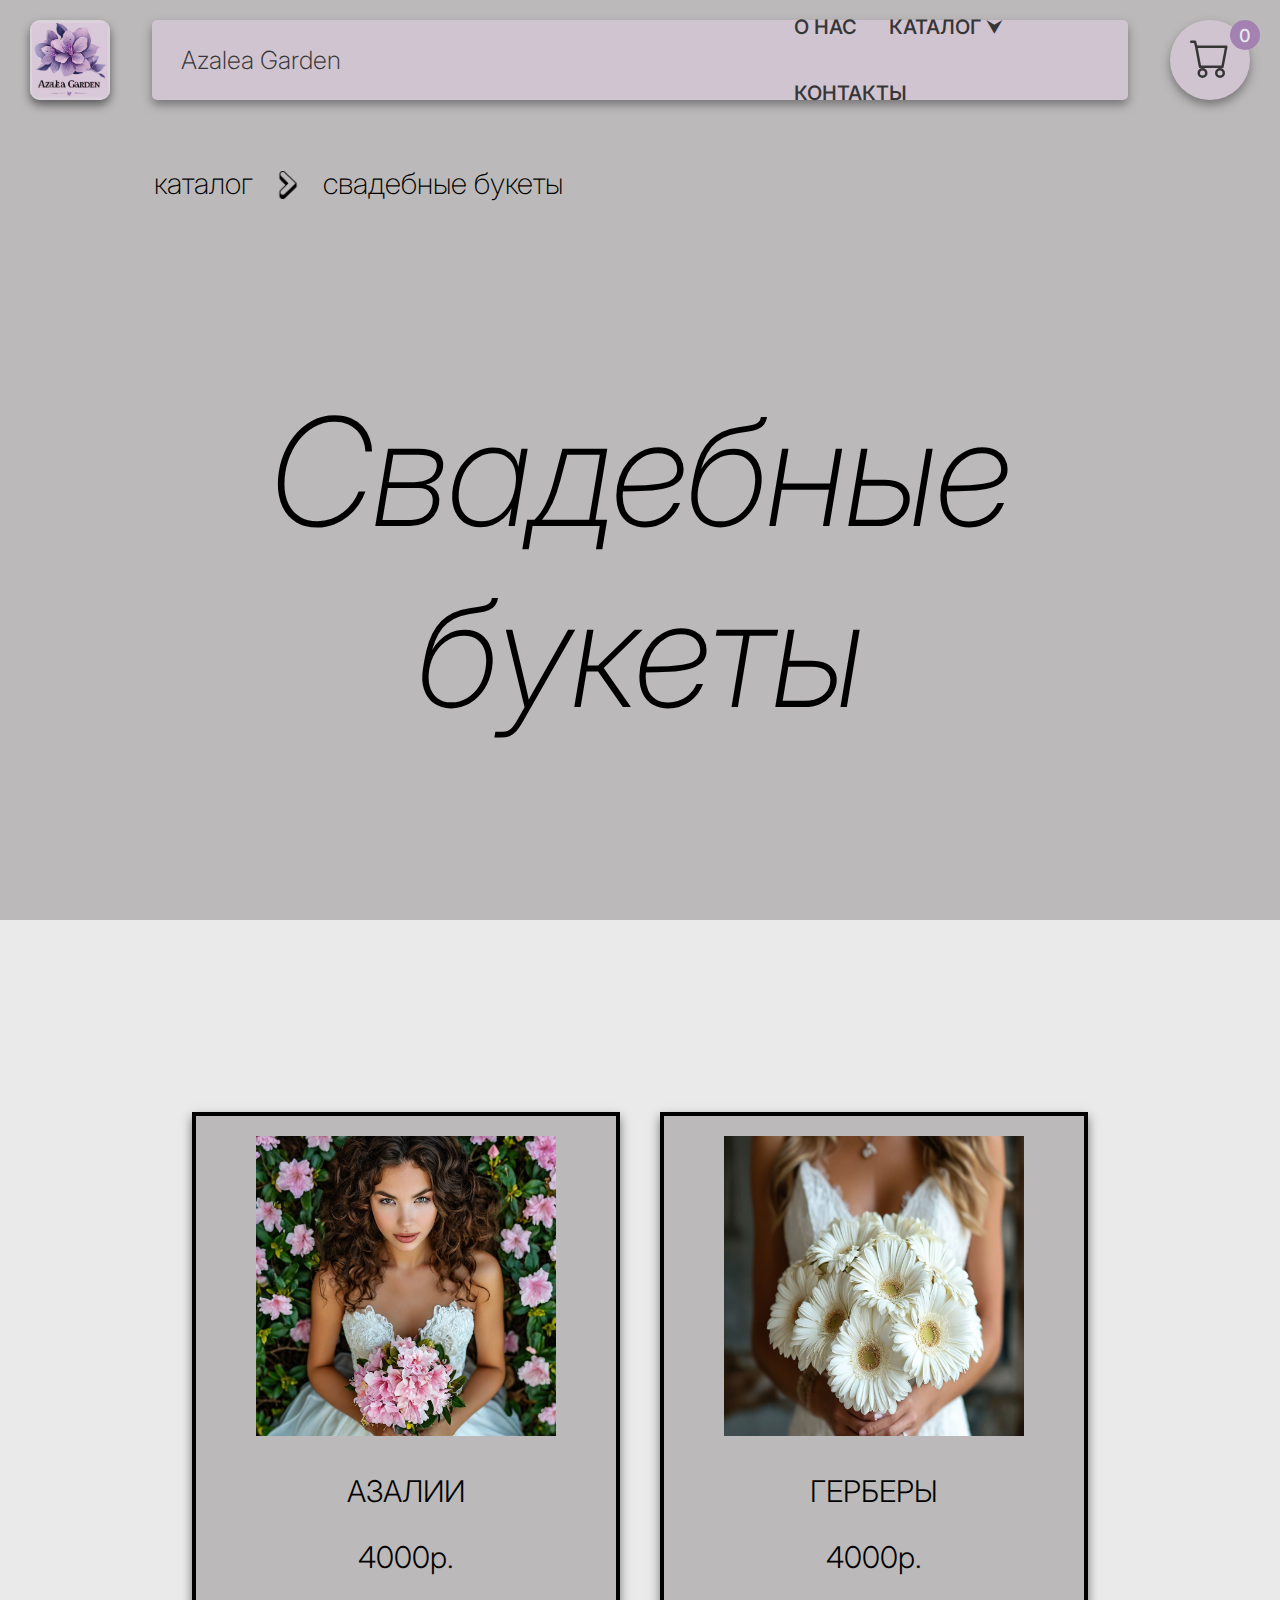
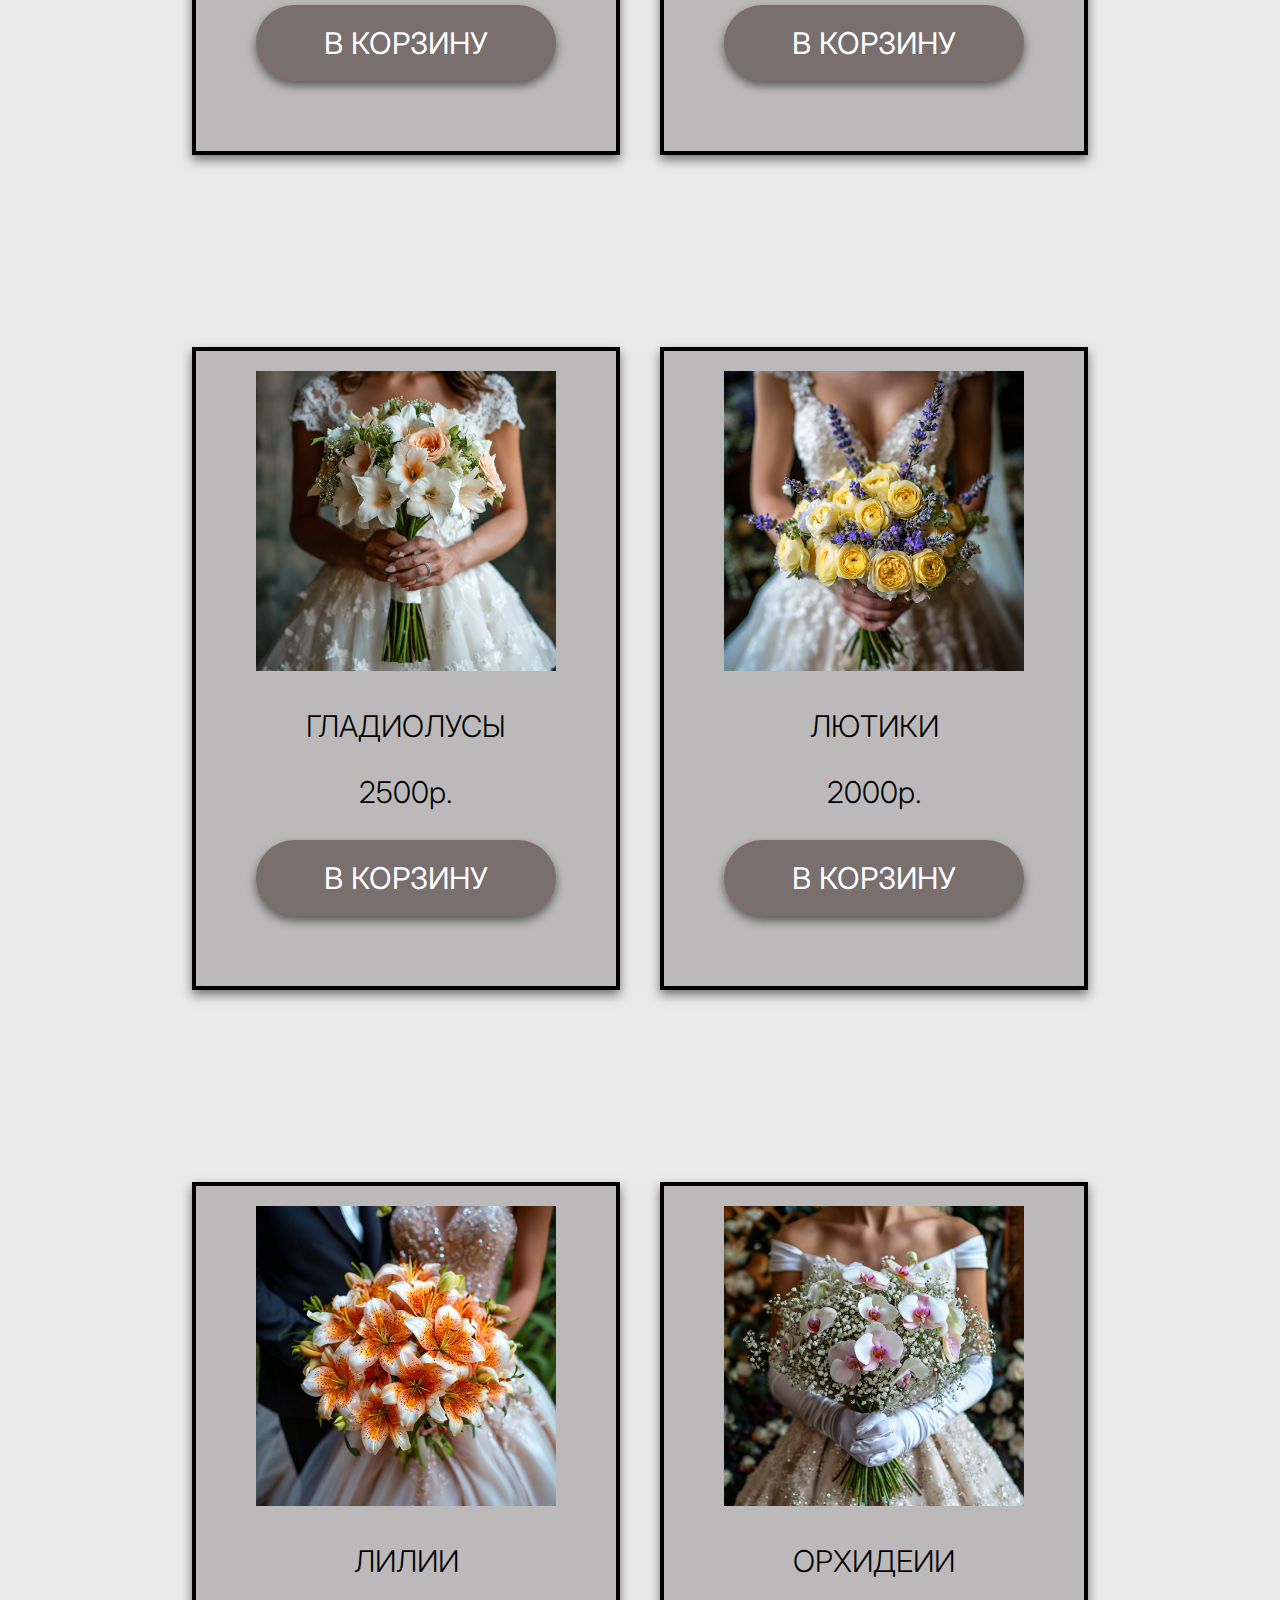
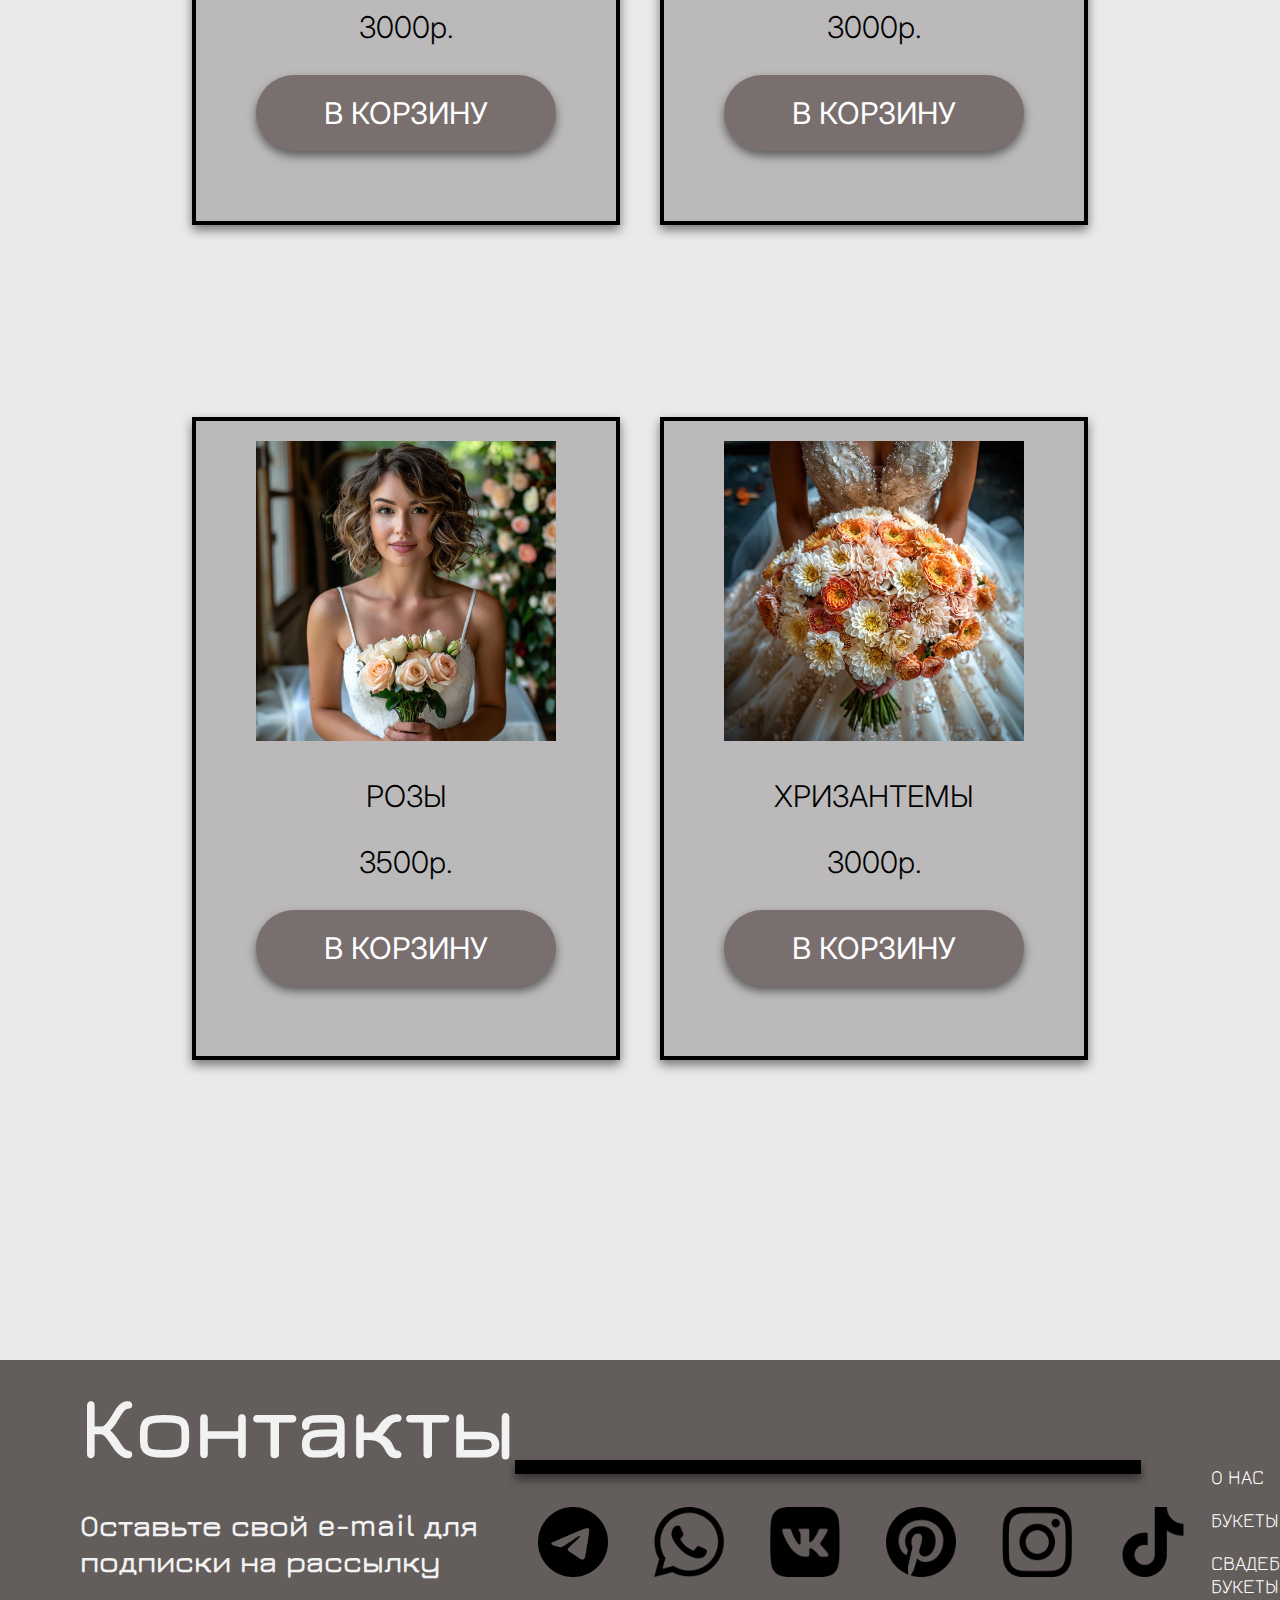
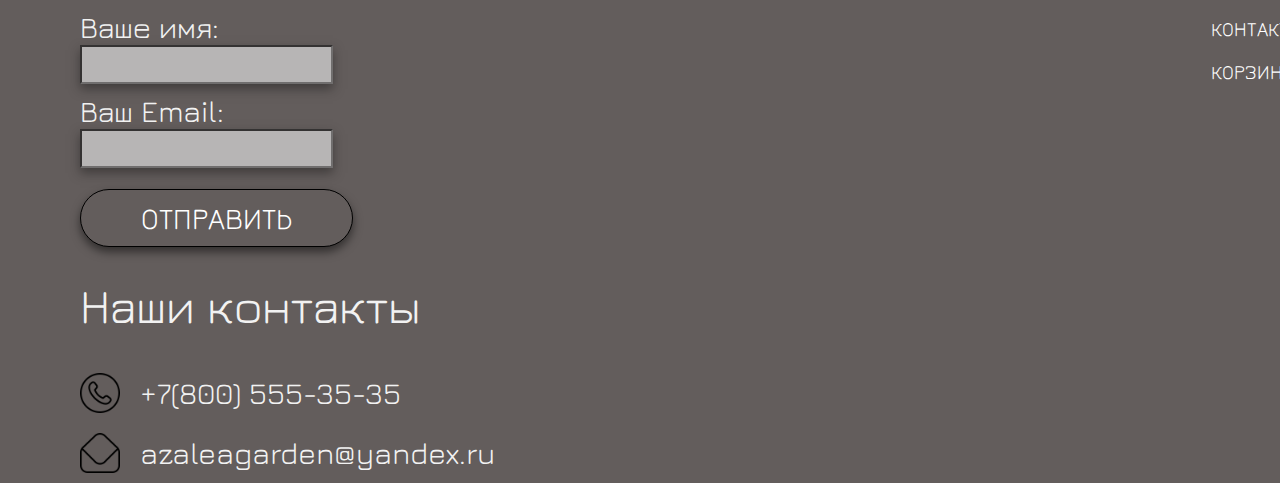
<file: weddingflo.html>
<!DOCTYPE html>
<html lang="ru">
<head>
    <meta charset="UTF-8">
    <meta name="viewport" content="width=1440px, initial-scale=0.28">
    <title>weddingsflower</title>
    <link rel="stylesheet" href="style.css">
    <link rel="preconnect" href="https://fonts.googleapis.com">
    <link rel="preconnect" href="https://fonts.gstatic.com" crossorigin>
    <link href="https://fonts.googleapis.com/css2?family=Inter:ital,opsz,wght@0,14..32,100..900;1,14..32,100..900&family=Jura:wght@300..700&display=swap" rel="stylesheet">
</head>
<body>
    <div class="header-flo">
        <div class="header-aside">
            <img src="images/logo.png" alt="logo" class="img-logo">
            <nav id='menu'>
                <p class="logo-name">Azalea Garden</p>
                <ul>
                <li><a href="index.html">О НАС</a></li>
                <li><a href='flower.html' class='dropdown-arrow'>КАТАЛОГ</a>
                    <ul class='sub-menus'>
                    <li><a href="flower.html" class="sub-menus-name">букеты</a></li>
                    <li><a href='weddingflo.html' class="sub-menus-name">свадебные букеты</a></li>
                    </ul>
                </li>
                <li><a href=#footer>КОНТАКТЫ</a></li>
                </ul>
            </nav>
            <div class="cart-img">
                <a href='cart.html'><img src="images/cart.svg" alt="корзина" class="imgcart"></a>
                <div class="cart__num" id="cart_num">0</div>
            </div>
        </div>
        <div class="header-flo-text">
            <a href='index.html' class="kat-flo"><p>каталог</p></a>
            <img src="images/strelka.png" alt="strelka" class="strelka">
            <a href=#catalog  class="kat-flo"><p>свадебные букеты</p></a>
        </div>
        <div class="header-flo-buq-wed ">
            <p>Свадебные <br>букеты</p>
        </div>
    </div>
    <div class="catalog" id="catalog">
        <div class="catalog-flex">
            <div class="catalog-flo">
                <img src="images/wedazalea.jpg" alt="wedazalea" class="flowers">
                <p>АЗАЛИИ</p> 
                <p>4000р.</p>
                <p class="button-flo" onclick="addToCart('Азалии, цена: 4000руб')">В КОРЗИНУ</p>
            </div>
            <div class="catalog-flo">
                <img src="images/wedgerber.jpg" alt="wedgerber" class="flowers">
                <p>ГЕРБЕРЫ</p> 
                <p>4000р.</p>
                <p class="button-flo" onclick="addToCart('Герберы, цена: 4000руб')">В КОРЗИНУ</p>

            
            </div>
        </div>

        <div class="catalog-flex">
            <div class="catalog-flo">
                <img src="images/wedgladiolus.jpg" alt="glodiolus" class="flowers">
                <p>ГЛАДИОЛУСЫ</p> 
                <p>2500р.</p>
                <p class="button-flo" onclick="addToCart('Гладиолусы, цена: 2500руб')">В КОРЗИНУ</p>
            </div>
            <div class="catalog-flo">
                <img src="images/wedlutik.jpg" alt="lutik" class="flowers">
                <p>ЛЮТИКИ</p> 
                <p>2000р.</p>
                <p class="button-flo" onclick="addToCart('Лютики, цена: 2000руб')">В КОРЗИНУ</p>
            </div>
        </div>

        <div class="catalog-flex">
            <div class="catalog-flo">
                <img src="images/wedlilii.jpg" alt="lilii" class="flowers">
                <p>ЛИЛИИ</p> 
                <p>3000р.</p>
                <p class="button-flo" onclick="addToCart('Лилии, цена: 3000руб')">В КОРЗИНУ</p>
            </div>
            <div class="catalog-flo">
                <img src="images/wedorh.jpg" alt="orhidei" class="flowers">
                <p>ОРХИДЕИИ</p> 
                <p>3000р.</p>
                <p class="button-flo" onclick="addToCart('Орхидеи, цена: 3000руб')">В КОРЗИНУ</p>
            </div>
        </div>

        <div class="catalog-flex margn">
            <div class="catalog-flo">
                <img src="images/wedroze.jpg" alt="roze" class="flowers">
                <p>РОЗЫ</p> 
                <p>3500р.</p>
                <p class="button-flo" onclick="addToCart('Розы, цена: 3500руб')">В КОРЗИНУ</p>
            </div>
            <div class="catalog-flo">
                <img src="images/wedhri.jpg" alt="hrizantem" class="flowers">
                <p>ХРИЗАНТЕМЫ</p> 
                <p>3000р.</p>
                <p class="button-flo" onclick="addToCart('Хризантемы, цена: 3000руб')">В КОРЗИНУ</p>
            </div>
        </div>
    </div>
    <footer id="footer">
        <div class="contacts">
        <p class="contact"><b>Контакты</b></p>
        <p><b>Оставьте свой e-mail для <br>
            подписки на рассылку</b></p>
            <form id="subscribe-form" onsubmit="subscribe(event)">
                <label for="name">Ваше имя:</label>
                <input type="text" id="name" required>
    
                <label for="email" class="email">Ваш Email:</label>
                <input type="email" id="email" required>
                
                <button type="submit" class="submit">ОТПРАВИТЬ</button>
            </form>
            <p id="message" class="hidden"></p> 
            <p class="cont">Наши контакты</p>
            <div class="numpoch">
                <div class="numberblock"><img src="images/number.png" alt="num" class="number poch"><p>+7(800) 555-35-35</p></div>
                <div class="numberblock"><img src="images/pochta.png" alt="pochta" class="number poch"><p>azaleagarden@yandex.ru</p></div>
            </div> 
        </div>
        
        <div class="carta-scr">
            <div class="carta"><script type="text/javascript" charset="utf-8" async src="https://api-maps.yandex.ru/services/constructor/1.0/js/?um=constructor%3Aab1f320cf398eb80c0e6d9ead2b64b7ae055a0d5fe0ad5d77120c5f28d4021ac&amp;width=700&amp;height=500&amp;lang=ru_RU&amp;scroll=true"></script></div>
            <div class="socialnetwork">
                <a href="https://t.me/fvxedtleia"><img src="images/telegram.png" alt="телеграм" class="size"></a>
                <a href="https://wa.me/89659422558?text="><img src="images/whatsapp.png" alt="ватцап" class="size"></a>
                <a href="https://vk.com/fvxedtleia"><img src="images/vk.png" alt="вк" class="size"></a>
                <a href="https://ru.pinterest.com"><img src="images/pinterest.png" alt="пинтерест" class="size"></a>
                <a href=""><img src="images/insta.png" alt="инстаграм" class="size"></a>
                <a href=""><img src="images/tiktok.png" alt="тикток" class="size"></a>
            </div>
        </div>
        <div class="navbar">
            <a href="index.html"><p>О НАС</p></a>
            <a href="flower.html"><p>БУКЕТЫ</p></a>
            <a href="weddingflo.html"><p>СВАДЕБНЫЕ БУКЕТЫ</p></a>
            <a href="#footer"><p>КОНТАКТЫ</p></a>
            <a href="cart.html"><p>КОРЗИНА</p></a>
        </div>      
    </footer>

    <script src="js/script.js"></script>
    
</body>
</html>
</file>
<file: style.css>
body {
    margin: 0;
    font-family: 'inter';
    background-color: #eaeaea;
}

.inter-font {
    font-family: "Inter", sans-serif;
    font-optical-sizing: auto;
    font-weight: 400;
    font-style: normal;
  }
  
  .jura-font {
    font-family: "Jura", sans-serif;
    font-optical-sizing: auto;
    font-weight: 600;
    font-style: normal;
  }

/* header */

header{
    background-size:100%;
    height: 900px;
    background-repeat: no-repeat;
    background-image: url(images/backgroundheader.png);
    padding-top: 20px;
    font-family: "inter";
}

.header-aside{
    display: flex;
    justify-content: space-between;
    align-items: center;
    margin-left: 30px;
    margin-right: 30px;
}

.header_button{
    background-color: rgb(219, 202, 220);
    width: 300px;
    height: 76px;
    border-radius:10px;
    border-width: 0.5px;
    border-style:solid;
    border-color:black;
    opacity: 0.7;
    align-items: center; 
    display: flex;
    justify-content: center;
    margin-left:30px;
    margin-top: 70px;
    box-shadow:0px 5px 10px 0px rgba(0, 0, 0, 0.5) ;
}

.header_button:hover{
    background: #ede3ec;
	color: #444444;
    transition:0.6s ;
}

.header_buttons{
    margin-left: 10px;
    padding-top: 10px;
    margin-bottom: 30px;
}

.text_header_std{
    font-size: 100px;
    color: White;
    text-shadow: 1px 5px 20px black;
    margin-left: 30px;
    margin-bottom: 0px;
    margin-top: 100px;
}

.text_header_flo{
    font-size: 40px;
    color: White;
    text-shadow: 1px 5px 20px black;
    margin-bottom: 50px;
    margin-top: 50px;
    margin-left: 30px;
}

.header-flo-buq{
    text-align: center;
    font-family: "Inter";
    font-size: 200px;
    font-weight: 200;
    font-style: italic;
}

.header-flo{
    background-size:100%;
    height: 900px;
    background-repeat: no-repeat;
    background-color: rgb(187, 185, 186);
    padding-top: 20px;
    font-family: "inter";
}

.header-flo-text{
    display: flex;
    font-size: 30px;
    margin: 90px;
    font-weight: 200;
    margin-left: 12%;
    margin-top: 35px;
}

.header-flo-buq-wed{
    text-align: center;
    font-family: "Inter";
    font-size: 150px;
    font-weight: 200;
    font-style: italic;
}

.imgcart{
    width: 60px ;
    height: 60px ;
    width: 40px;
    margin: 0;
}

.img-logo{
    width: 80px ;
    height: 80px ;
    border-radius:10px ;
    box-shadow:0px 5px 10px 0px rgba(0, 0, 0, 0.5) ;
}

.logo-name{
    margin-left: 3%;
    white-space: nowrap;
    font-size: 25px;
    font-family: "inter";
    font-weight: 250;
}

.cart__num {
    position: absolute;
    background-color: #996bb0;
    width: 30px;
    height: 30px;
    border-radius: 50%;
    display: flex;
    justify-content: center;
    align-items: center;
    color: #fff;
    font-size: 18px;
    font-weight: 500;
    top: 20px;
    right: 20px;
  }

.cart-img{
    width: 80px ;
    height: 80px ;
    background-color: #DBCADC;
    border-radius: 100px;
    opacity: 70%;
    display: flex;
    justify-content: center;
    align-items: center;
    box-shadow:0px 5px 10px 0px rgba(0, 0, 0, 0.5) ;
}

/* меню */

#menu {
	background: #DBCADC;
	height: 80px;
	border-radius: 5px;
    width: 80%;
    opacity: 70%;
    display: flex;
    justify-content: space-between;
    align-items: center;
    box-shadow:0px 5px 10px 0px rgba(0, 0, 0, 0.5);
    font-family: "inter";
    font-weight:550;
}
#menu ul, #menu li {
	margin: 0 auto;
	padding: 0;
	list-style: none;
}
#menu ul {
	width: 100%;
	margin-left: 45%;
}
#menu li {
	display: inline-block;
	position: relative;
}
#menu a {
	display: block;
	line-height: 66px;
	padding: 0 14px;
	text-decoration: none;
	color: #000000;
	font-size: 20px;
	text-transform: uppercase;
}
#menu a.dropdown-arrow:after {
	content: "\2B9F";
	margin-left: 5px;
}
#menu li a:hover {
	color: #000000;
	background: #ffffff;
    transition: 0.6px;
    opacity: 80%;
    border-radius: 10px;
    transition: 0.6s;
}
#menu input {
	display: none;
	margin: 0;
	padding: 0;
	height: 66px;
	width: 100%;
	opacity: 0;
	cursor: pointer;
}
#menu ul.sub-menus{
	height: auto;
	overflow: hidden;
	width: 170px;
	background: #DBCADC;
	position: absolute;
	z-index: 99;
	display: none;
    right: -25%;
}
#menu ul.sub-menus li {
	display: block;
	text-align: left;
	width: 100%;
}
#menu ul.sub-menus a {
	color: #000000;
	font-size: 15px;
	text-transform: lowercase;
}
.sub-menus-name{
    font-weight: bold;
    font-weight: 500;
}
#menu li:hover ul.sub-menus {
	display: block
}
#menu ul.sub-menus a:hover{
	background: #F2F2F2;
	color: #000000;
    transition: 0.6s;
}

.cart-img:hover{
    background: #F2F2F2;
	color: #444444;
    transition:0.6s ;
} 

.text_button{
    font-size: 25px;
    text-decoration: none;
    color: #000000;
}


/* main */

main{
    font-family: "inter";
}

.text-studio-zag{
    text-align: center;
    font-size: 100px;
}

.text-studio-one{
    margin: 35px;
    font-size:35px;
    display: flex;
    
}

.girlcreateflower{
    width: 700px;
    height: 450px;
    border-width: 10px;
    border-style:solid;
    border-color:black;
    box-shadow:0px 5px 10px 0px rgba(0, 0, 0, 0.5) ;
}

.text-studio-onetext{
    padding-right: 60px;
}

.text-studio-twotext{
    padding-left: 60px;
    margin-top: 1.3%;
}

.three{
    margin-top: 5%;
}

.text-studio-two{
    margin: 30px;
    font-size:32px;
    display: flex;
    margin-top: 220px;
}

.createflower{
    width: 700px;
    height: 600px;
    border-width: 10px;
    border-style:solid;
    border-color:black;
    box-shadow:0px 5px 10px 0px rgba(0, 0, 0, 0.5) ;
    margin-right: 5%;
}

.text-studio-three{
    margin: 30px;
    font-size:32px;
    display: flex;
    margin-top: 220px;
}

.azalea-center{
    margin: 40px;
    font-size:32px;
    margin-top: 190px;
    padding-left: 40px;
    padding-right: 40px;
}

.studio{ 
    width: 1200px;
    height: 800px;
    box-shadow:0px 5px 10px 0px rgba(0, 0, 0, 0.5);
    border-width: 10px;
    border-style:solid;
    border-color:black;
    margin: 60px;
}

.questions{
    margin-bottom: 50px;
    padding-top: 20px;
    padding: 110px 580px;
    background-color:#BBB9BA;
    text-align: center;
    font-size: 30px;
    font-family: "Jura";
    max-width: 100%;
    max-height: 40%;
    border-width: 0.5px;
    border-style:solid;
    border-color:black;
}
#email-que{
    width: 350px;
    height: 25px;
}

#question{
    width: 350px;
    height: 50px;
}

.submit-que{
    padding:10px 105px;
    background-color: #635D5C;
    box-shadow:0px 5px 10px 0px rgba(0, 0, 0, 0.5);
    border-width: 0.5px;
    border-style:solid;
    border-color:black;
    border-radius: 90px;
    color: #fff;
    font-size: 30px;
    font-family: "Jura";
    margin-top: 5%;
}

.submit-que:hover{
    background-color: #acacac;
    transition: 0.3s;
}

/* footer */

footer{
    background-color: #635D5C;
    color: #F2F2F2;
    display: flex;
    justify-content: space-between;
    margin-top: 0px;
    font-family: "Jura";
}

.carta-scr{
    margin-top: 100px;
}

.carta{
    box-shadow:0px 5px 10px 0px rgba(0, 0, 0, 0.5);
    border-width: 7px;
    border-style:solid;
    border-color:black;
    margin-right: 70px;
    margin-bottom: 0;
}

.contacts{
    margin-left: 80px;
    font-family: "Jura";
    font-size: 30px;
}

.contact{
    margin-top: 10px;
    font-size: 90px;
    margin-bottom: 30px;
}

.strelka{
    width: 30px;
    height: 30px;
    margin-top: 35px;
    margin-left:20px ;
    margin-right:20px ;
}

.kat-flo{
    text-decoration: none;
    color: #000000;
}

.kat-flo:hover{
    color: #e6e6e6;
}

.catalog-flex{
    display: flex;
    margin-top: 15%;
    justify-content: space-between;
    width: 70%;
}

.catalog{
    justify-items: center;
    margin-top: 15%;
    font-family: "inter";
}

.catalog-flo{
    background-color: rgb(187, 185, 186);
    padding: 60px;
    padding-top: 20px;
    padding-bottom: 40px ;
    box-shadow:0px 5px 10px 0px rgba(0, 0, 0, 0.5) ;
    border-width: 4px;
    border-style:solid;
    border-color:black;
    text-align: center;
    font-size: 30px;
    font-weight: 300;
}

.flowers{
    width:300px ;
    height:300px ;
}

.button-flo{
    text-decoration: none;
    padding: 20px;
    border-radius: 60px;
    background-color:#7A6F6F;
    color: #ffffff;
    font-weight: 400;
    box-shadow:0px 5px 10px 0px rgba(0, 0, 0, 0.5) ;
}
.button-flo:hover{
    background-color:#625555;
    font-weight: 450;
    transition:0.1s;
}

.submit{
    padding:10px 60px;
    background-color: #635D5C;
    box-shadow:0px 5px 10px 0px rgba(0, 0, 0, 0.5);
    border-width: 0.5px;
    border-style:solid;
    border-color:black;
    border-radius: 90px;
    color: #fff;
    font-size: 30px;
    font-family: "Jura";
    margin-top: 5%;
}
.submit:hover{
    background-color: #acacac;
    transition: 0.3s;
}
.email{
    margin-top: 2%;
}

#email-cart{
    background-color: #dbdbdb;
    padding-right: 70px;
    padding-top: 10px;
    padding-bottom: 10px;
    opacity: 70%;
    box-shadow:0px 5px 10px 0px rgba(0, 0, 0, 0.5) ;
}

#email{
    background-color: #dbdbdb;
    padding-right: 70px;
    padding-top: 10px;
    padding-bottom: 10px;
    opacity: 70%;
    box-shadow:0px 5px 10px 0px rgba(0, 0, 0, 0.5) ;
}

#name{
    background-color: #dbdbdb;
    padding-right: 70px;
    padding-top: 10px;
    padding-bottom: 10px;
    opacity: 70%;
    box-shadow:0px 5px 10px 0px rgba(0, 0, 0, 0.5) ;
}

#name-cart{
    background-color: #dbdbdb;
    padding-right: 70px;
    padding-top: 10px;
    padding-bottom: 10px;
    opacity: 70%;
    box-shadow:0px 5px 10px 0px rgba(0, 0, 0, 0.5) ;
}

#tel{
    background-color: #dbdbdb;
    padding-right: 70px;
    padding-top: 10px;
    padding-bottom: 10px;
    opacity: 70%;
    box-shadow:0px 5px 10px 0px rgba(0, 0, 0, 0.5) ;
}

.tel{
    white-space: nowrap;
}

form{
    display:flex;
    flex-direction:column;
    align-items: flex-start;
}

.clients{
    font-size: 30px;
}

.basket{
    display: flex;
    font-family:"Jura";
    margin-top: 320px;
    margin-bottom: 70px;
}

.margn{
    margin-bottom: 300px;
}

.forma-text{
    font-weight: 300;
}

.in-cart{
    font-weight: 200;
    font-size: 70px;
    white-space: nowrap;
}

#clear_cart{
    margin-top: 30px;
    padding: 40px 80px;
    background-color:#BBB9BA;
    box-shadow:0px 5px 10px 0px rgba(0, 0, 0, 0.5);
    opacity: 80%;
    font-size: 17px;
}

#clear_cart:hover{
    background-color:#eaeaea;
    opacity: 80%;
    transition: 0.3%;
}

.forma{
    font-size: 30px;
    font-weight: 300;
    background-color: #BBB9BA;
    padding-left: 40px;
    padding-bottom: 60px; 
    width: 400px;
    height: 570px;
    box-shadow:0px 5px 10px 0px rgba(0, 0, 0, 0.5);
    border-style:solid;
    border-color:black;
    border-radius: 0px;
    border-width: 1px;
    opacity: 80%;
    margin-left: 165px;
}

.submit-cart{
    padding:10px 90px;
    background-color: #857d7c;
    box-shadow:0px 5px 10px 0px rgba(0, 0, 0, 0.5);
    border-width: 0.5px;
    border-style:solid;
    border-color:black;
    border-radius: 90px;
    color: #fff;
    font-size: 30px;
    font-family: "Jura";
    margin-top: 20%;
}

.submit-cart:hover{
    background-color: #acacac;
    transition: 0.3s;
}

.cart{
    margin-left: 100px;
    text-align: center;
}

.numberblock{
    display: inline-flex;
    align-items: center;
    height: 60px;
}

.number{
    width:40px ;
    height:40px ;
    display: flex;
    margin-right: 20px;
}

.cont{
    margin-bottom: 30px;
    margin-top: 10px;
    font-size: 48px;
}

.socialnetwork{
    display: inline-flex;
    margin-top: 10px;
}

.size{
    width:70px ;
    height:70px ;
    padding: 23px;
}

.navbar{
    margin-top: 85px;
    font-size: 20px;
}

.navbar p{
    color:white;
}

.navbar a{
    text-decoration: none;
}

.navbar p:hover{
    color: #000;
}
</file>
